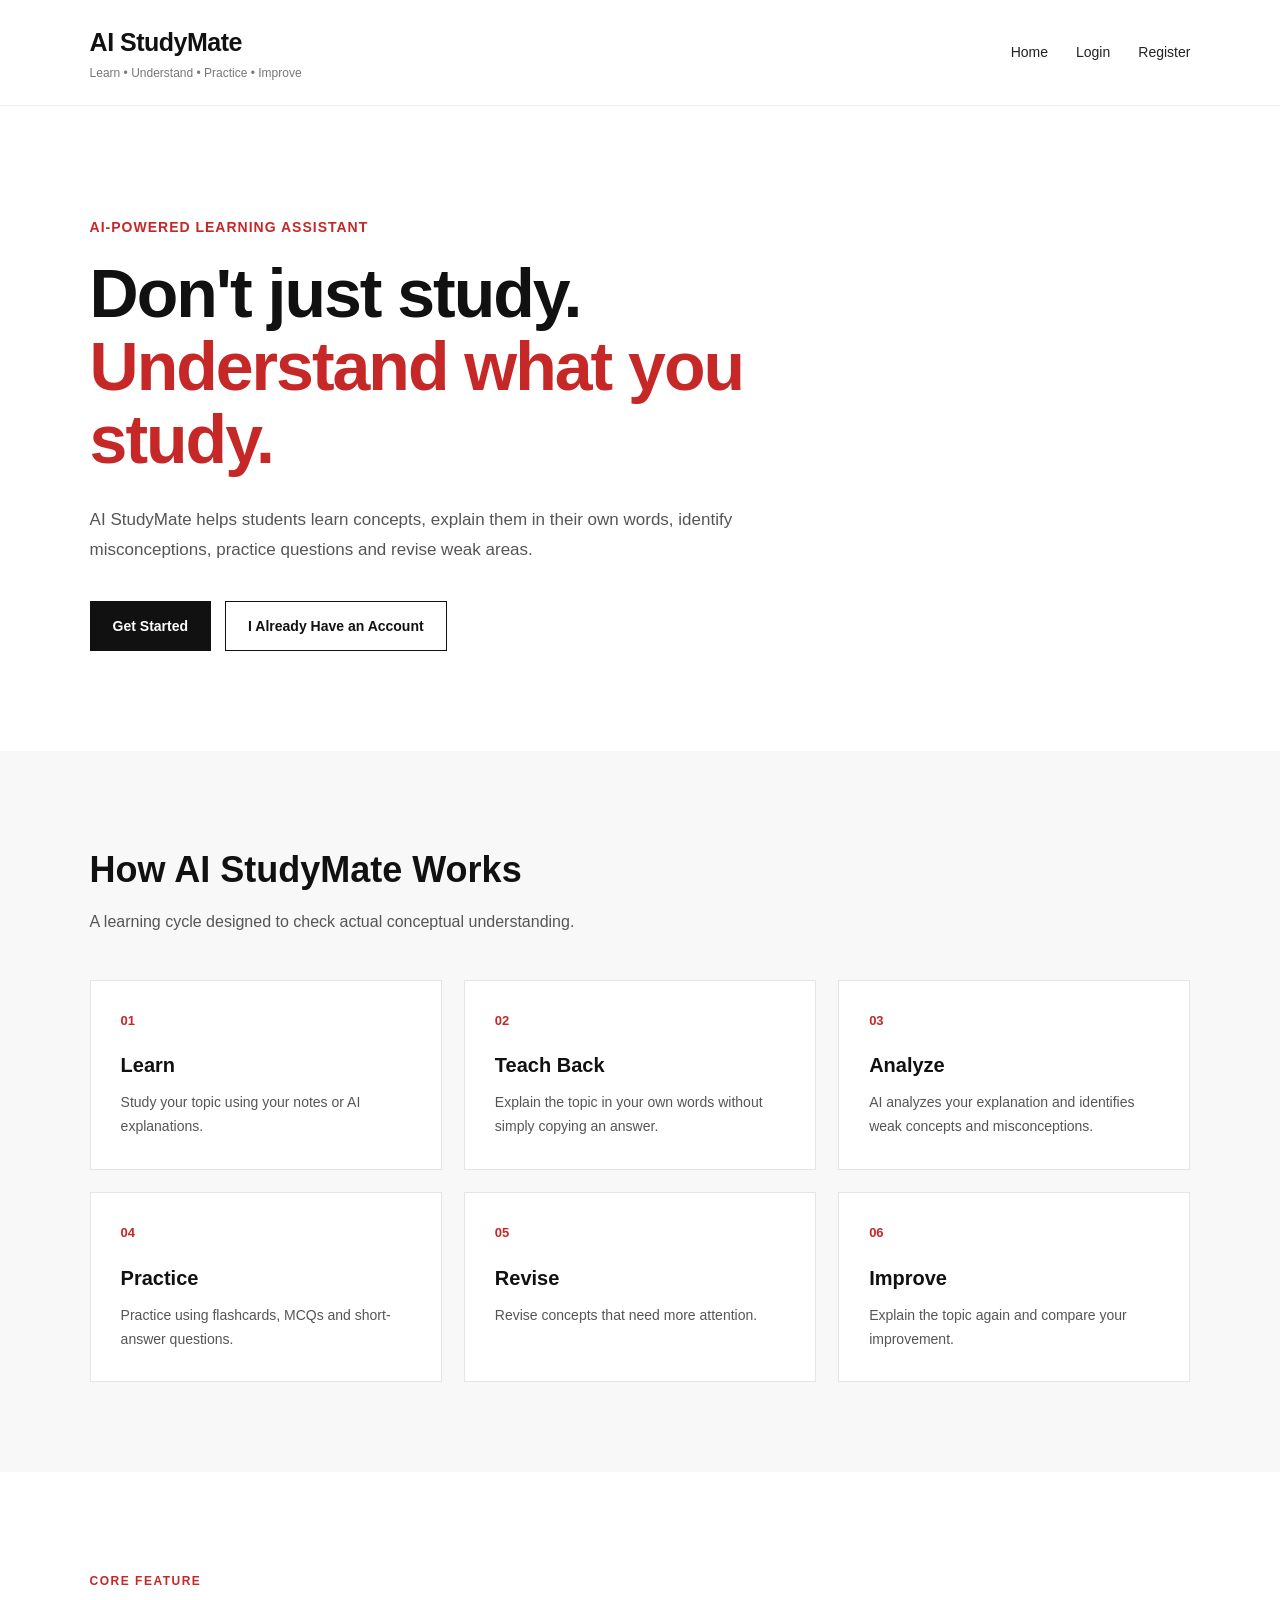
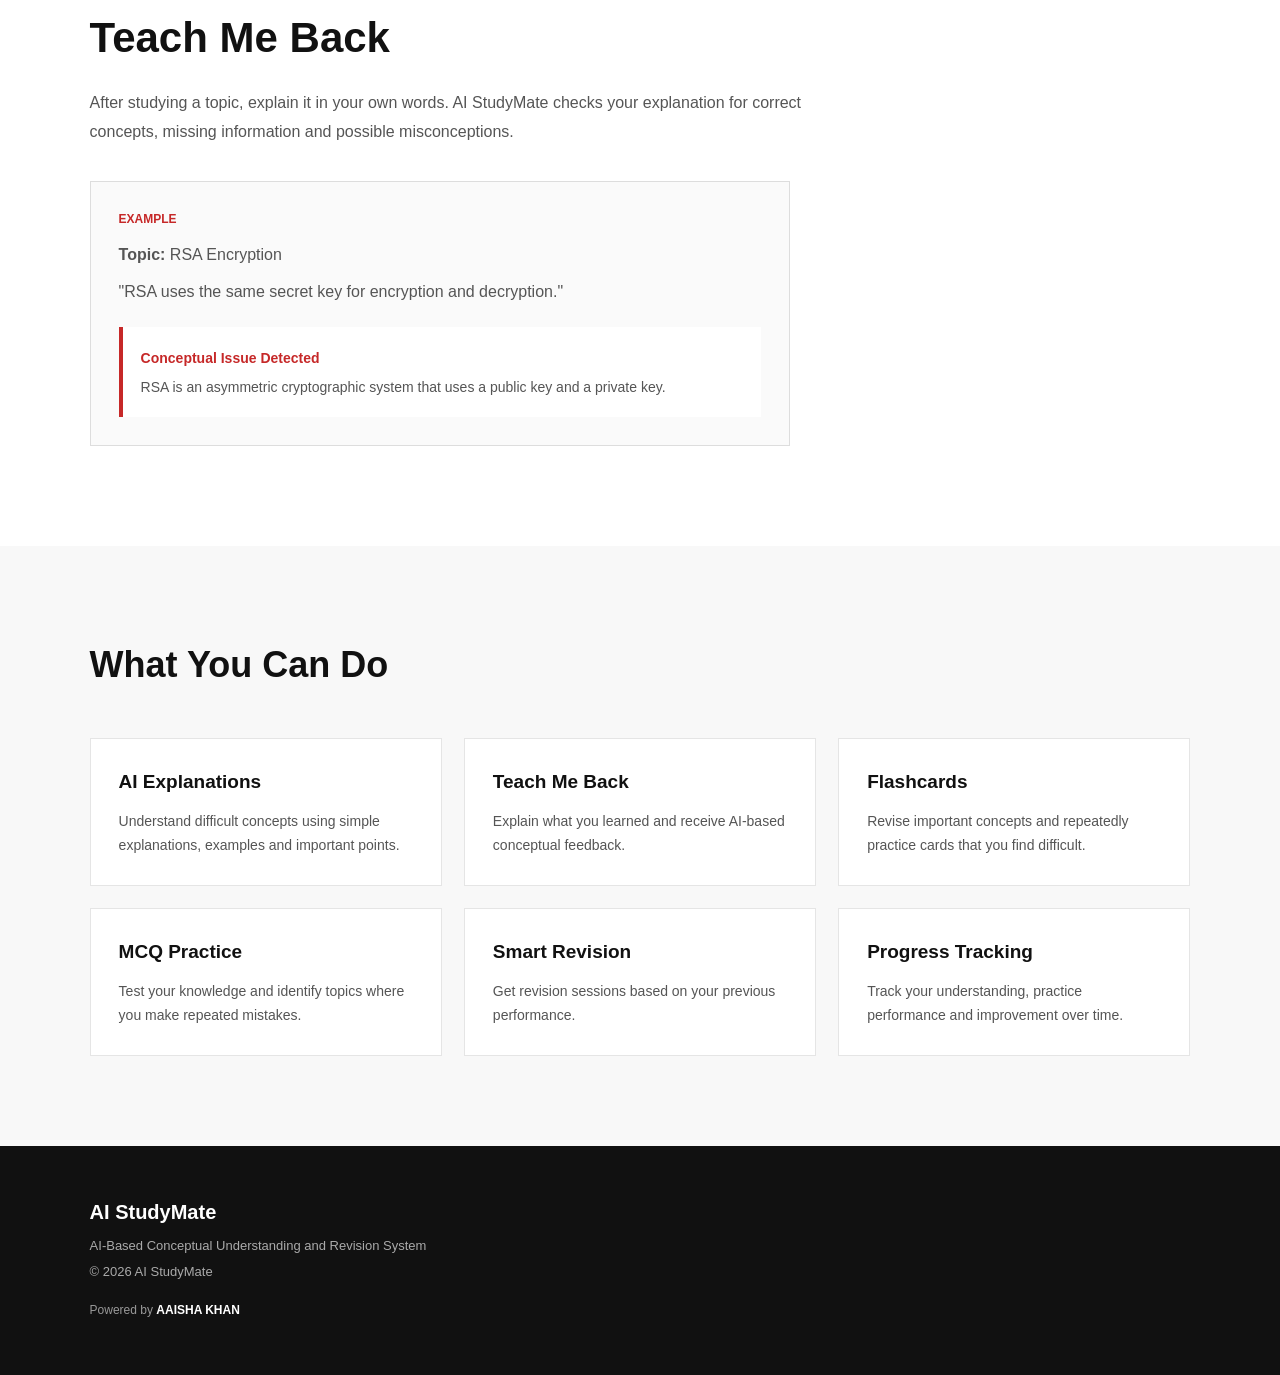
<file: frontend/index.html>
<!DOCTYPE html>
<html lang="en">

<head>

    <!-- Basic page information -->
    <meta charset="UTF-8">

    <!-- Makes the website responsive on mobile devices -->
    <meta name="viewport" content="width=device-width, initial-scale=1.0">

    <!-- Website title -->
    <title>AI StudyMate</title>
  
    <! -- Main stylesheet-->
    <link rel="stylesheet" href ="css/style.css">

</head>

<body>

    <!-- =========================================
         MAIN APPLICATION CONTAINER
         ========================================= -->

    <div id="app">

        <!-- =====================================
             HEADER
             ===================================== -->

        <header>

            <div class="logo">

                <h1>AI StudyMate</h1>

                <p>
                    Learn • Understand • Practice • Improve
                </p>

            </div>


            <!-- Navigation will be connected later -->
            <nav>

                <a href="index.html">
                    Home
                </a>

                <a href="login.html">
                    Login
                </a>

                <a href="register.html">
                    Register
                </a>

            </nav>

        </header>


        <!-- =====================================
             HERO SECTION
             ===================================== -->

        <main>

            <section class="hero">

                <div class="hero-content">

                    <p class="tagline">
                        AI-Powered Learning Assistant
                    </p>

                    <h2>
                        Don't just study.
                        <br>
                        <span>Understand what you study.</span>
                    </h2>

                    <p class="description">

                        AI StudyMate helps students learn concepts,
                        explain them in their own words, identify
                        misconceptions, practice questions and
                        revise weak areas.

                    </p>


                    <div class="hero-buttons">

                        <a
                            href="register.html"
                            class="primary-button"
                        >
                            Get Started
                        </a>


                        <a
                            href="login.html"
                            class="secondary-button"
                        >
                            I Already Have an Account
                        </a>

                    </div>

                </div>

            </section>


            <!-- =================================
                 HOW STUDYMATE WORKS
                 ================================= -->

            <section class="learning-cycle">

                <h2>
                    How AI StudyMate Works
                </h2>

                <p>
                    A learning cycle designed to check
                    actual conceptual understanding.
                </p>


                <div class="cycle-container">


                    <div class="cycle-card">

                        <div class="cycle-number">
                            01
                        </div>

                        <h3>
                            Learn
                        </h3>

                        <p>
                            Study your topic using your
                            notes or AI explanations.
                        </p>

                    </div>


                    <div class="cycle-card">

                        <div class="cycle-number">
                            02
                        </div>

                        <h3>
                            Teach Back
                        </h3>

                        <p>
                            Explain the topic in your
                            own words without simply
                            copying an answer.
                        </p>

                    </div>


                    <div class="cycle-card">

                        <div class="cycle-number">
                            03
                        </div>

                        <h3>
                            Analyze
                        </h3>

                        <p>
                            AI analyzes your explanation
                            and identifies weak concepts
                            and misconceptions.
                        </p>

                    </div>


                    <div class="cycle-card">

                        <div class="cycle-number">
                            04
                        </div>

                        <h3>
                            Practice
                        </h3>

                        <p>
                            Practice using flashcards,
                            MCQs and short-answer questions.
                        </p>

                    </div>


                    <div class="cycle-card">

                        <div class="cycle-number">
                            05
                        </div>

                        <h3>
                            Revise
                        </h3>

                        <p>
                            Revise concepts that need
                            more attention.
                        </p>

                    </div>


                    <div class="cycle-card">

                        <div class="cycle-number">
                            06
                        </div>

                        <h3>
                            Improve
                        </h3>

                        <p>
                            Explain the topic again and
                            compare your improvement.
                        </p>

                    </div>

                </div>

            </section>


            <!-- =================================
                 MAIN FEATURE
                 ================================= -->

            <section class="teach-back-introduction">

                <div class="feature-content">

                    <p class="section-label">
                        CORE FEATURE
                    </p>

                    <h2>
                        Teach Me Back
                    </h2>

                    <p>

                        After studying a topic, explain it
                        in your own words. AI StudyMate checks
                        your explanation for correct concepts,
                        missing information and possible
                        misconceptions.

                    </p>


                    <div class="example-box">

                        <p class="example-label">
                            Example
                        </p>

                        <p>
                            <strong>Topic:</strong>
                            RSA Encryption
                        </p>

                        <p>
                            "RSA uses the same secret key
                            for encryption and decryption."
                        </p>


                        <div class="mistake">

                            <strong>
                                Conceptual Issue Detected
                            </strong>

                            <p>
                                RSA is an asymmetric
                                cryptographic system that
                                uses a public key and a
                                private key.
                            </p>

                        </div>

                    </div>

                </div>

            </section>


            <!-- =================================
                 FEATURES
                 ================================= -->

            <section class="features">

                <h2>
                    What You Can Do
                </h2>


                <div class="feature-grid">


                    <article class="feature-card">

                        <h3>
                            AI Explanations
                        </h3>

                        <p>
                            Understand difficult concepts
                            using simple explanations,
                            examples and important points.
                        </p>

                    </article>


                    <article class="feature-card">

                        <h3>
                            Teach Me Back
                        </h3>

                        <p>
                            Explain what you learned and
                            receive AI-based conceptual
                            feedback.
                        </p>

                    </article>


                    <article class="feature-card">

                        <h3>
                            Flashcards
                        </h3>

                        <p>
                            Revise important concepts and
                            repeatedly practice cards
                            that you find difficult.
                        </p>

                    </article>


                    <article class="feature-card">

                        <h3>
                            MCQ Practice
                        </h3>

                        <p>
                            Test your knowledge and identify
                            topics where you make repeated
                            mistakes.
                        </p>

                    </article>


                    <article class="feature-card">

                        <h3>
                            Smart Revision
                        </h3>

                        <p>
                            Get revision sessions based on
                            your previous performance.
                        </p>

                    </article>


                    <article class="feature-card">

                        <h3>
                            Progress Tracking
                        </h3>

                        <p>
                            Track your understanding,
                            practice performance and
                            improvement over time.
                        </p>

                    </article>

                </div>

            </section>

        </main>


        <!-- =====================================
             FOOTER
             ===================================== -->

        <footer>

            <h3>
                AI StudyMate
            </h3>

            <p>
                AI-Based Conceptual Understanding
                and Revision System
            </p>

            <p>
                © 2026 AI StudyMate
            </p>
            <p class="creator-credit">
                Powered by <strong>AAISHA KHAN</strong>
            </p>

        </footer>

    </div>

</body>

</html>
</file>
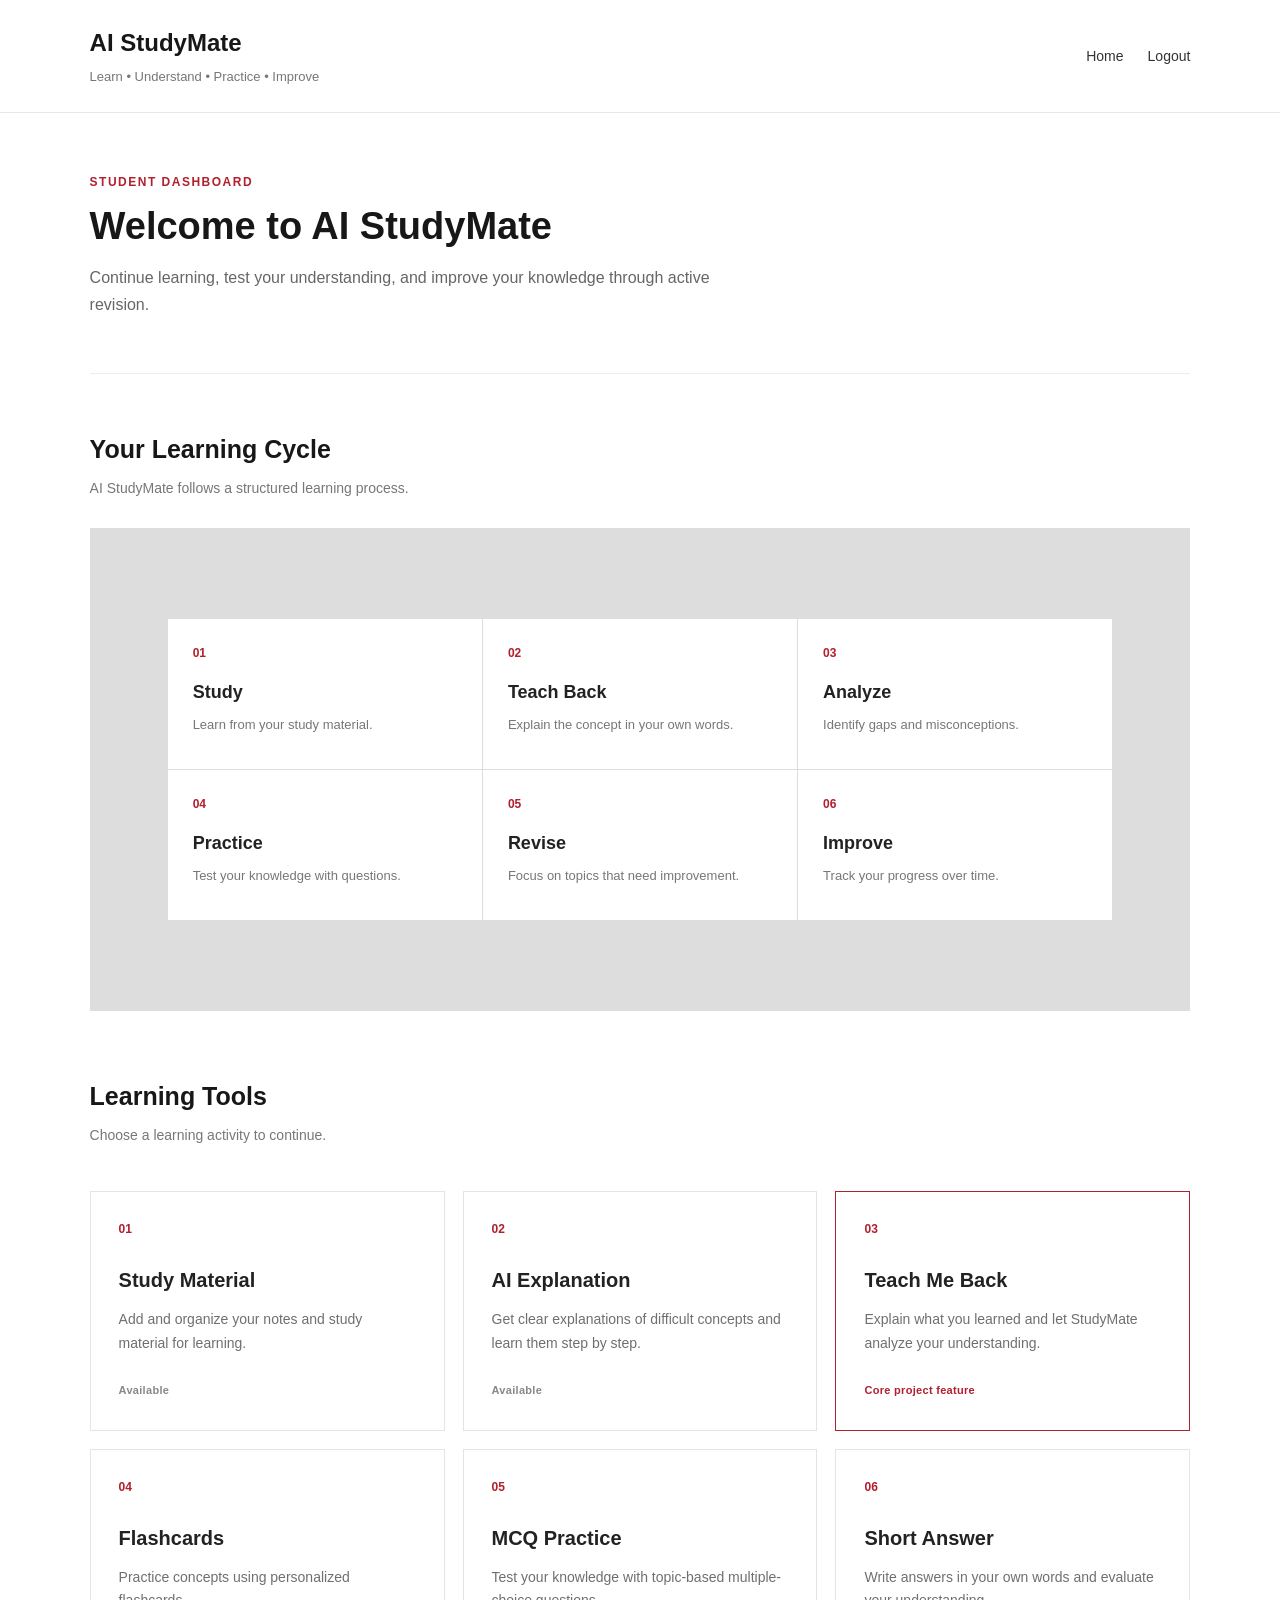
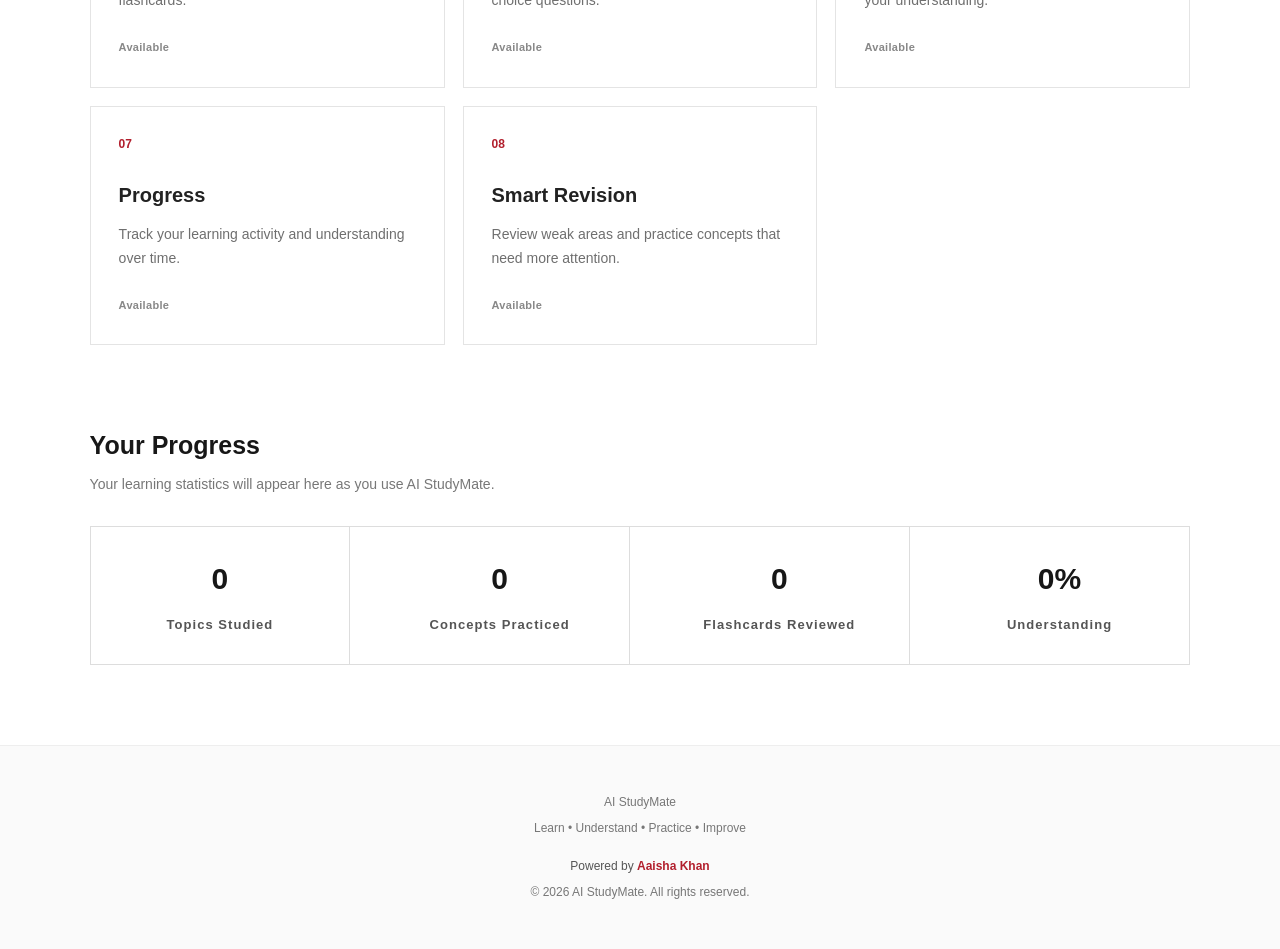
<file: frontend/dashboard.html>
<!DOCTYPE html>
<html lang="en">

<head>

    <meta charset="UTF-8">

    <meta
        name="viewport"
        content="width=device-width, initial-scale=1.0"
    >

    <title>Dashboard | AI StudyMate</title>

    <!-- Main stylesheet -->
    <link
        rel="stylesheet"
        href="css/style.css"
    >

    <!-- Authentication / dashboard stylesheet -->
    <link
        rel="stylesheet"
        href="css/auth.css"
    >
    <link rel="stylesheet" href="css/dashboard.css">

</head>


<body>

    <!-- =========================================
         DASHBOARD HEADER
         ========================================= -->

    <header class="dashboard-header">

        <div class="dashboard-brand">

            <h1>AI StudyMate</h1>

            <p>
                Learn • Understand • Practice • Improve
            </p>

        </div>


        <nav class="dashboard-nav">

            <a href="index.html">
                Home
            </a>

            <a href="login.html">
                Logout
            </a>

        </nav>

    </header>


    <!-- =========================================
         DASHBOARD MAIN CONTENT
         ========================================= -->

    <main class="dashboard-page">

        <!-- Welcome section -->

        <section class="dashboard-welcome">

            <p class="dashboard-label">
                STUDENT DASHBOARD
            </p>

            <h2>
                Welcome to AI StudyMate
            </h2>

            <p>
                Continue learning, test your understanding,
                and improve your knowledge through active revision.
            </p>

        </section>


        <!-- =========================================
             LEARNING CYCLE
             ========================================= -->

        <section class="learning-cycle-section">

            <div class="section-heading">

                <h3>
                    Your Learning Cycle
                </h3>

                <p>
                    AI StudyMate follows a structured learning process.
                </p>

            </div>


            <div class="learning-cycle">

                <div class="cycle-step">
                    <span>01</span>
                    <h4>Study</h4>
                    <p>
                        Learn from your study material.
                    </p>
                </div>


                <div class="cycle-step">
                    <span>02</span>
                    <h4>Teach Back</h4>
                    <p>
                        Explain the concept in your own words.
                    </p>
                </div>


                <div class="cycle-step">
                    <span>03</span>
                    <h4>Analyze</h4>
                    <p>
                        Identify gaps and misconceptions.
                    </p>
                </div>


                <div class="cycle-step">
                    <span>04</span>
                    <h4>Practice</h4>
                    <p>
                        Test your knowledge with questions.
                    </p>
                </div>


                <div class="cycle-step">
                    <span>05</span>
                    <h4>Revise</h4>
                    <p>
                        Focus on topics that need improvement.
                    </p>
                </div>


                <div class="cycle-step">
                    <span>06</span>
                    <h4>Improve</h4>
                    <p>
                        Track your progress over time.
                    </p>
                </div>

            </div>

        </section>


        <!-- =========================================
             MAIN FEATURES
             ========================================= -->

        <section class="dashboard-features">

    <div class="section-heading">

        <h3>
            Learning Tools
        </h3>

        <p>
            Choose a learning activity to continue.
        </p>

    </div>


    <div class="feature-grid">


        <!-- Study Material -->

        <a href="study-material.html"
           class="dashboard-feature">

            <span class="feature-number">
                01
            </span>

            <h4>
                Study Material
            </h4>

            <p>
                Add and organize your notes and
                study material for learning.
            </p>

            <span class="feature-status">
                Available
            </span>

        </a>


        <!-- AI Explanation / Learn -->

        <a href="learn.html"
           class="dashboard-feature">

            <span class="feature-number">
                02
            </span>

            <h4>
                AI Explanation
            </h4>

            <p>
                Get clear explanations of difficult
                concepts and learn them step by step.
            </p>

            <span class="feature-status">
                Available
            </span>

        </a>


        <!-- Teach Me Back -->

        <a href="teach-back.html"
           class="dashboard-feature highlight-feature">

            <span class="feature-number">
                03
            </span>

            <h4>
                Teach Me Back
            </h4>

            <p>
                Explain what you learned and let
                StudyMate analyze your understanding.
            </p>

            <span class="feature-status">
                Core project feature
            </span>

        </a>


        <!-- Flashcards -->

        <a href="flashcards.html"
           class="dashboard-feature">

            <span class="feature-number">
                04
            </span>

            <h4>
                Flashcards
            </h4>

            <p>
                Practice concepts using personalized
                flashcards.
            </p>

            <span class="feature-status">
                Available
            </span>

        </a>


        <!-- MCQ Practice -->

        <a href="mcq.html"
           class="dashboard-feature">

            <span class="feature-number">
                05
            </span>

            <h4>
                MCQ Practice
            </h4>

            <p>
                Test your knowledge with topic-based
                multiple-choice questions.
            </p>

            <span class="feature-status">
                Available
            </span>

        </a>


        <!-- Short Answer -->

        <a href="short-answer.html"
           class="dashboard-feature">

            <span class="feature-number">
                06
            </span>

            <h4>
                Short Answer
            </h4>

            <p>
                Write answers in your own words
                and evaluate your understanding.
            </p>

            <span class="feature-status">
                Available
            </span>

        </a>


        <!-- Progress -->

        <a href="progress.html"
           class="dashboard-feature">

            <span class="feature-number">
                07
            </span>

            <h4>
                Progress
            </h4>

            <p>
                Track your learning activity and
                understanding over time.
            </p>

            <span class="feature-status">
                Available
            </span>

        </a>


        <!-- Smart Revision -->

        <a href="smart-revision.html"
           class="dashboard-feature">

            <span class="feature-number">
                08
            </span>

            <h4>
                Smart Revision
            </h4>

            <p>
                Review weak areas and practice concepts
                that need more attention.
            </p>

            <span class="feature-status">
                Available
            </span>

        </a>


    </div>

</section>

        <!-- =========================================
             PROGRESS OVERVIEW
             ========================================= -->

        <section class="progress-overview">

            <div class="section-heading">

                <h3>
                    Your Progress
                </h3>

                <p>
                    Your learning statistics will appear here
                    as you use AI StudyMate.
                </p>

            </div>


            <div class="progress-grid">

                <div class="progress-item">

                    <span class="progress-value" 
                    id="topicsStudied">
                        0
                    </span>

                    <span class="progress-label">
                        Topics Studied
                    </span>

                </div>


                <div class="progress-item">

                    <span class="progress-value"
                    id="conceptsPracticed">
                        0
                    </span>

                    <span class="progress-label">
                        Concepts Practiced
                    </span>

                </div>


                <div class="progress-item">

                    <span class="progress-value"
                    id="flashcardsReviewed">
                        0
                    </span>

                    <span class="progress-label">
                        Flashcards Reviewed
                    </span>

                </div>


                <div class="progress-item">

                    <span class="progress-value"
                    id="understandingPercentage">
                        0%
                    </span>

                    <span class="progress-label">
                        Understanding
                    </span>

                </div>

            </div>

        </section>

    </main>


    <!-- =========================================
         FOOTER
         ========================================= -->

    <footer class="site-footer">

        <p>
            AI StudyMate
        </p>

        <p>
            Learn • Understand • Practice • Improve
        </p>

        <p class="creator-credit">
            Powered by <strong>Aaisha Khan</strong>
        </p>

        <p>
            © 2026 AI StudyMate. All rights reserved.
        </p>

    </footer>

<script src="js/dashboard.js"></script>
</body>

</html>
</file>
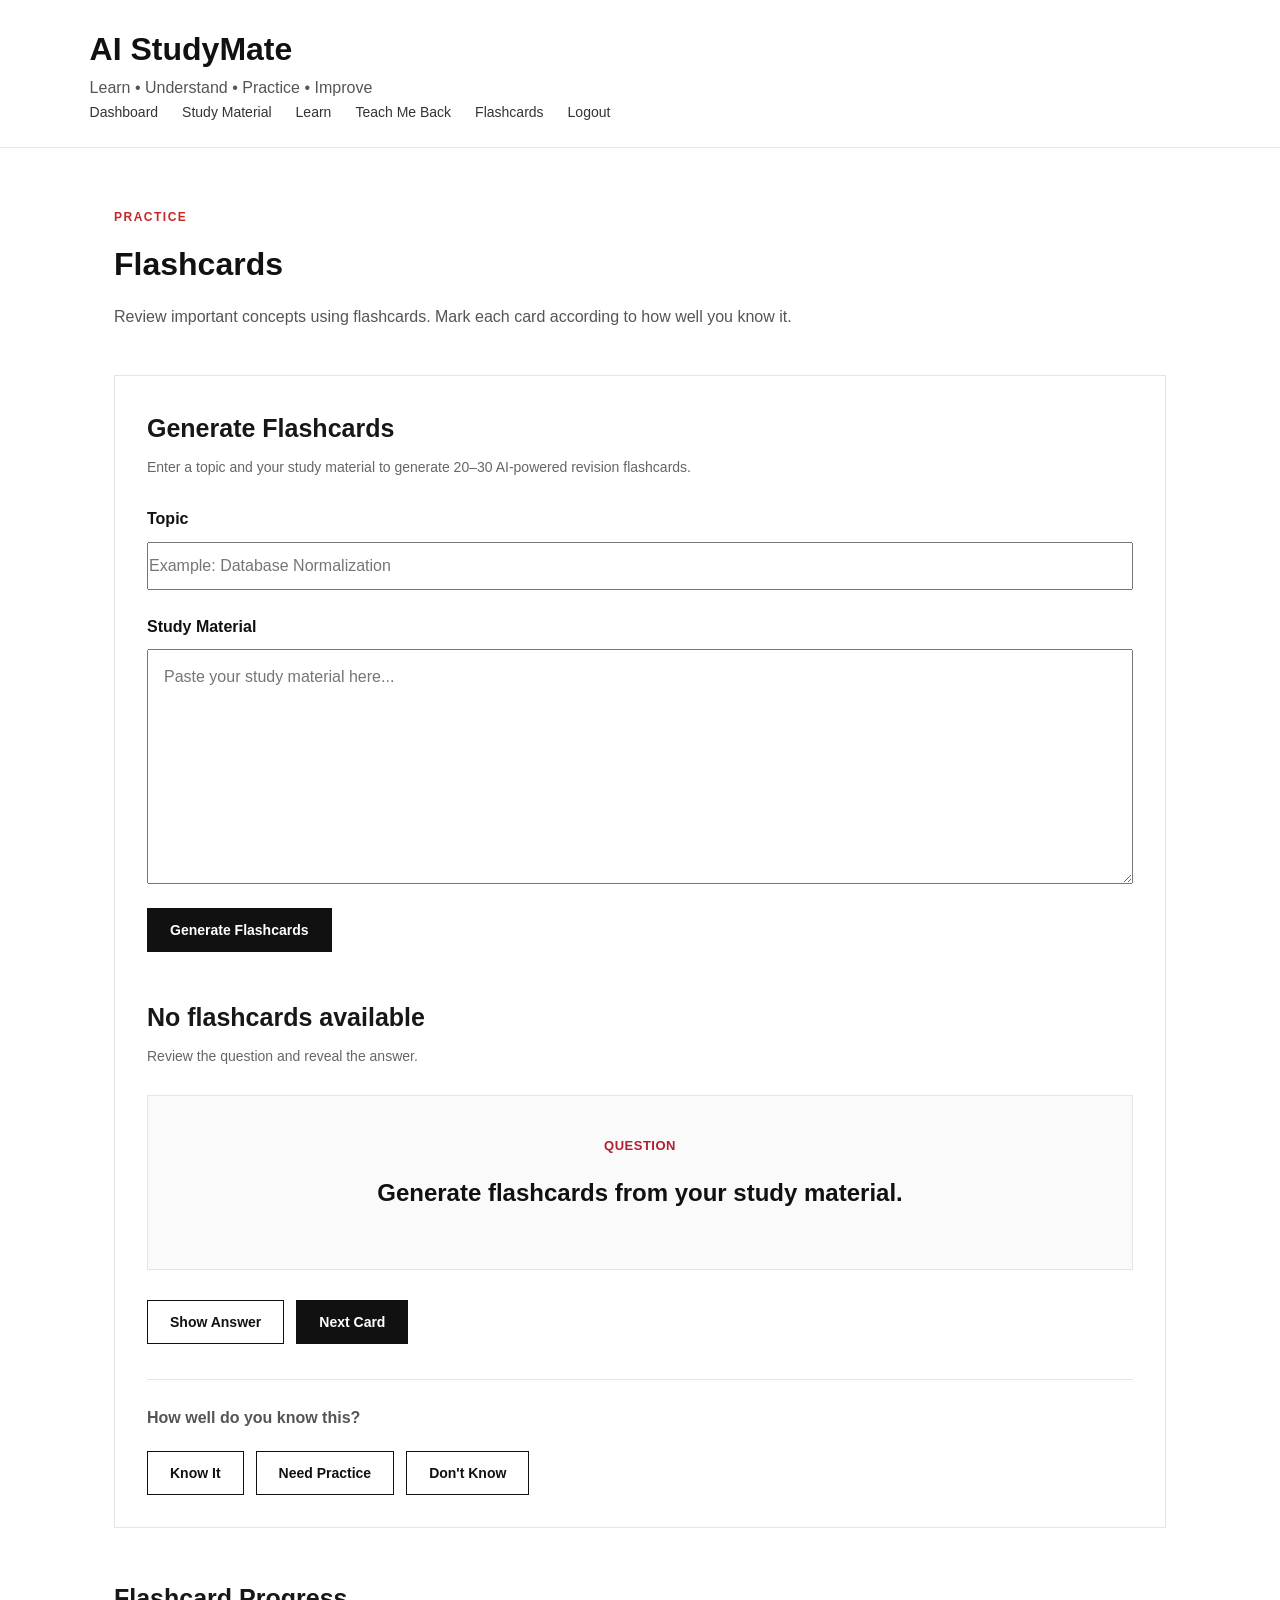
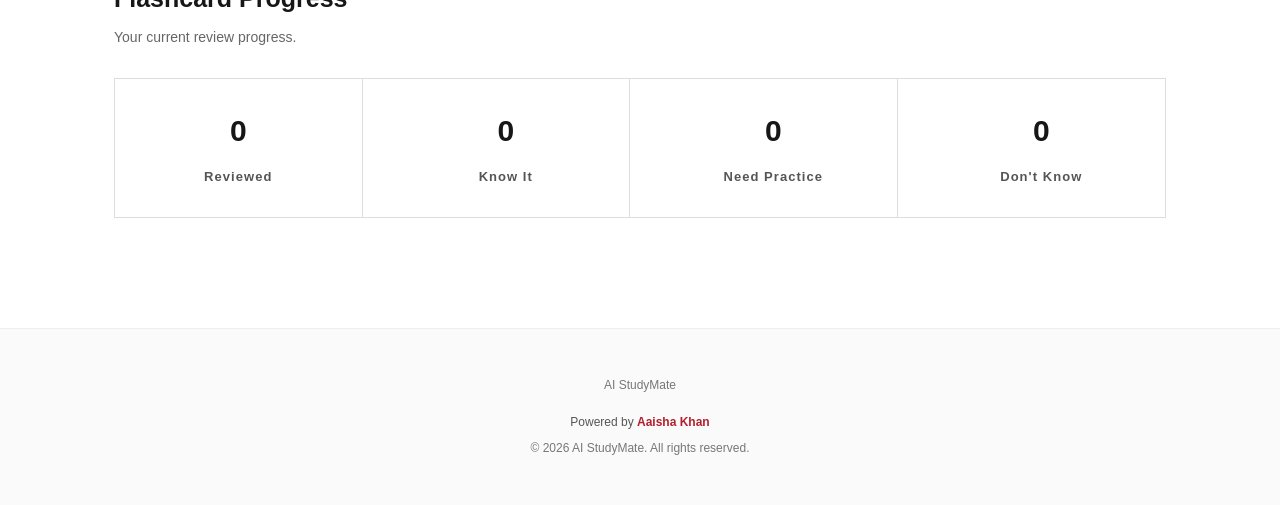
<file: frontend/flashcards.html>
<!DOCTYPE html>
<html lang="en">

<head>

    <meta charset="UTF-8">

    <meta
        name="viewport"
        content="width=device-width, initial-scale=1.0"
    >

    <title>Flashcards | AI StudyMate</title>

    <link
        rel="stylesheet"
        href="css/style.css"
    >

    <link
        rel="stylesheet"
        href="css/dashboard.css"
    >

</head>


<body>

    <!-- =========================================
         HEADER
         ========================================= -->

    <header class="dashboard-header">

        <div class="header-container">

            <div class="brand">

                <h1>
                    AI StudyMate
                </h1>

                <p>
                    Learn • Understand • Practice • Improve
                </p>

            </div>

            <nav class="dashboard-nav">

                <a href="dashboard.html">
                    Dashboard
                </a>

                <a href="study-material.html">
                    Study Material
                </a>

                <a href="learn.html">
                    Learn
                </a>

                <a href="teach-back.html">
                    Teach Me Back
                </a>

                <a href="flashcards.html" class="active">
                    Flashcards
                </a>

                <a href="login.html">
                    Logout
                </a>

            </nav>

        </div>

    </header>


    <!-- =========================================
         MAIN CONTENT
         ========================================= -->

    <main class="study-material-page">

        <section class="page-introduction">

            <p class="section-label">
                PRACTICE
            </p>

            <h2>
                Flashcards
            </h2>

            <p>
                Review important concepts using flashcards.
                Mark each card according to how well you know it.
            </p>

        </section>


        <!-- =====================================
             FLASHCARD
             ===================================== -->

        <section class="material-form-section">

    <div class="section-heading">
        <h3>Generate Flashcards</h3>
        <p>
            Enter a topic and your study material to generate
            20–30 AI-powered revision flashcards.
        </p>
    </div>

    <div class="form-group">
        <label for="flashcardTopicInput">
            Topic
        </label>

        <input
            type="text"
            id="flashcardTopicInput"
            placeholder="Example: Database Normalization"
            required
        >
    </div>

    <div class="form-group">
        <label for="flashcardMaterialInput">
            Study Material
        </label>

        <textarea
            id="flashcardMaterialInput"
            placeholder="Paste your study material here..."
            rows="8"
            required
        ></textarea>
    </div>

    <button
        type="button"
        class="primary-button"
        id="generateFlashcardsButton"
    >
        Generate Flashcards
    </button>

    <div
        id="flashcardGenerationMessage"
        class="empty-message"
        style="display: none;"
    ></div>

    <div class="section-heading" style="margin-top: 45px;">
        <h3 id="flashcardTopic">
            No flashcard selected
        </h3>

        <p>
            Review the question and reveal the answer.
        </p>
    </div>

            <div class="flashcard-box">

                <p
                    class="material-subject"
                    id="flashcardLabel"
                >
                    QUESTION
                </p>

                <h4 id="flashcardQuestion">
                    Flashcards will appear here.
                </h4>

                <div
                    id="flashcardAnswer"
                    class="material-content flashcard-answer"
                    style="display: none;"
                ></div>

            </div>


            <!-- =================================
                 FLASHCARD CONTROLS
                 ================================= -->

            <div class="flashcard-actions">

                <button
                    type="button"
                    class="secondary-button"
                    id="showAnswerButton"
                >
                    Show Answer
                </button>

                <button
                    type="button"
                    class="primary-button"
                    id="nextCardButton"
                >
                    Next Card
                </button>

            </div>


            <!-- =================================
                 KNOWLEDGE STATUS
                 ================================= -->

            <div class="flashcard-status">

                <p>
                    How well do you know this?
                </p>

                <div class="flashcard-status-buttons">

                    <button
                        type="button"
                        class="secondary-button"
                        data-status="known"
                    >
                        Know It
                    </button>

                    <button
                        type="button"
                        class="secondary-button"
                        data-status="practice"
                    >
                        Need Practice
                    </button>

                    <button
                        type="button"
                        class="secondary-button"
                        data-status="unknown"
                    >
                        Don't Know
                    </button>

                </div>

            </div>

        </section>


        <!-- =====================================
             PROGRESS
             ===================================== -->

        <section class="saved-material-section">

            <div class="section-heading">

                <h3>
                    Flashcard Progress
                </h3>

                <p>
                    Your current review progress.
                </p>

            </div>

            <div class="progress-grid">

                <div class="progress-item">

                    <span
                        class="progress-value"
                        id="cardsReviewed"
                    >
                        0
                    </span>

                    <span class="progress-label">
                        Reviewed
                    </span>

                </div>


                <div class="progress-item">

                    <span
                        class="progress-value"
                        id="cardsKnown"
                    >
                        0
                    </span>

                    <span class="progress-label">
                        Know It
                    </span>

                </div>


                <div class="progress-item">

                    <span
                        class="progress-value"
                        id="cardsNeedPractice"
                    >
                        0
                    </span>

                    <span class="progress-label">
                        Need Practice
                    </span>

                </div>


                <div class="progress-item">

                    <span
                        class="progress-value"
                        id="cardsUnknown"
                    >
                        0
                    </span>

                    <span class="progress-label">
                        Don't Know
                    </span>

                </div>

            </div>

        </section>

    </main>


    <!-- =========================================
         FOOTER
         ========================================= -->

    <footer class="site-footer">

        <p>
            AI StudyMate
        </p>

        <p class="creator-credit">
            Powered by <strong>Aaisha Khan</strong>
        </p>

        <p>
            © 2026 AI StudyMate. All rights reserved.
        </p>

    </footer>


    <script src="js/flashcards.js"></script>

</body>

</html>
</file>
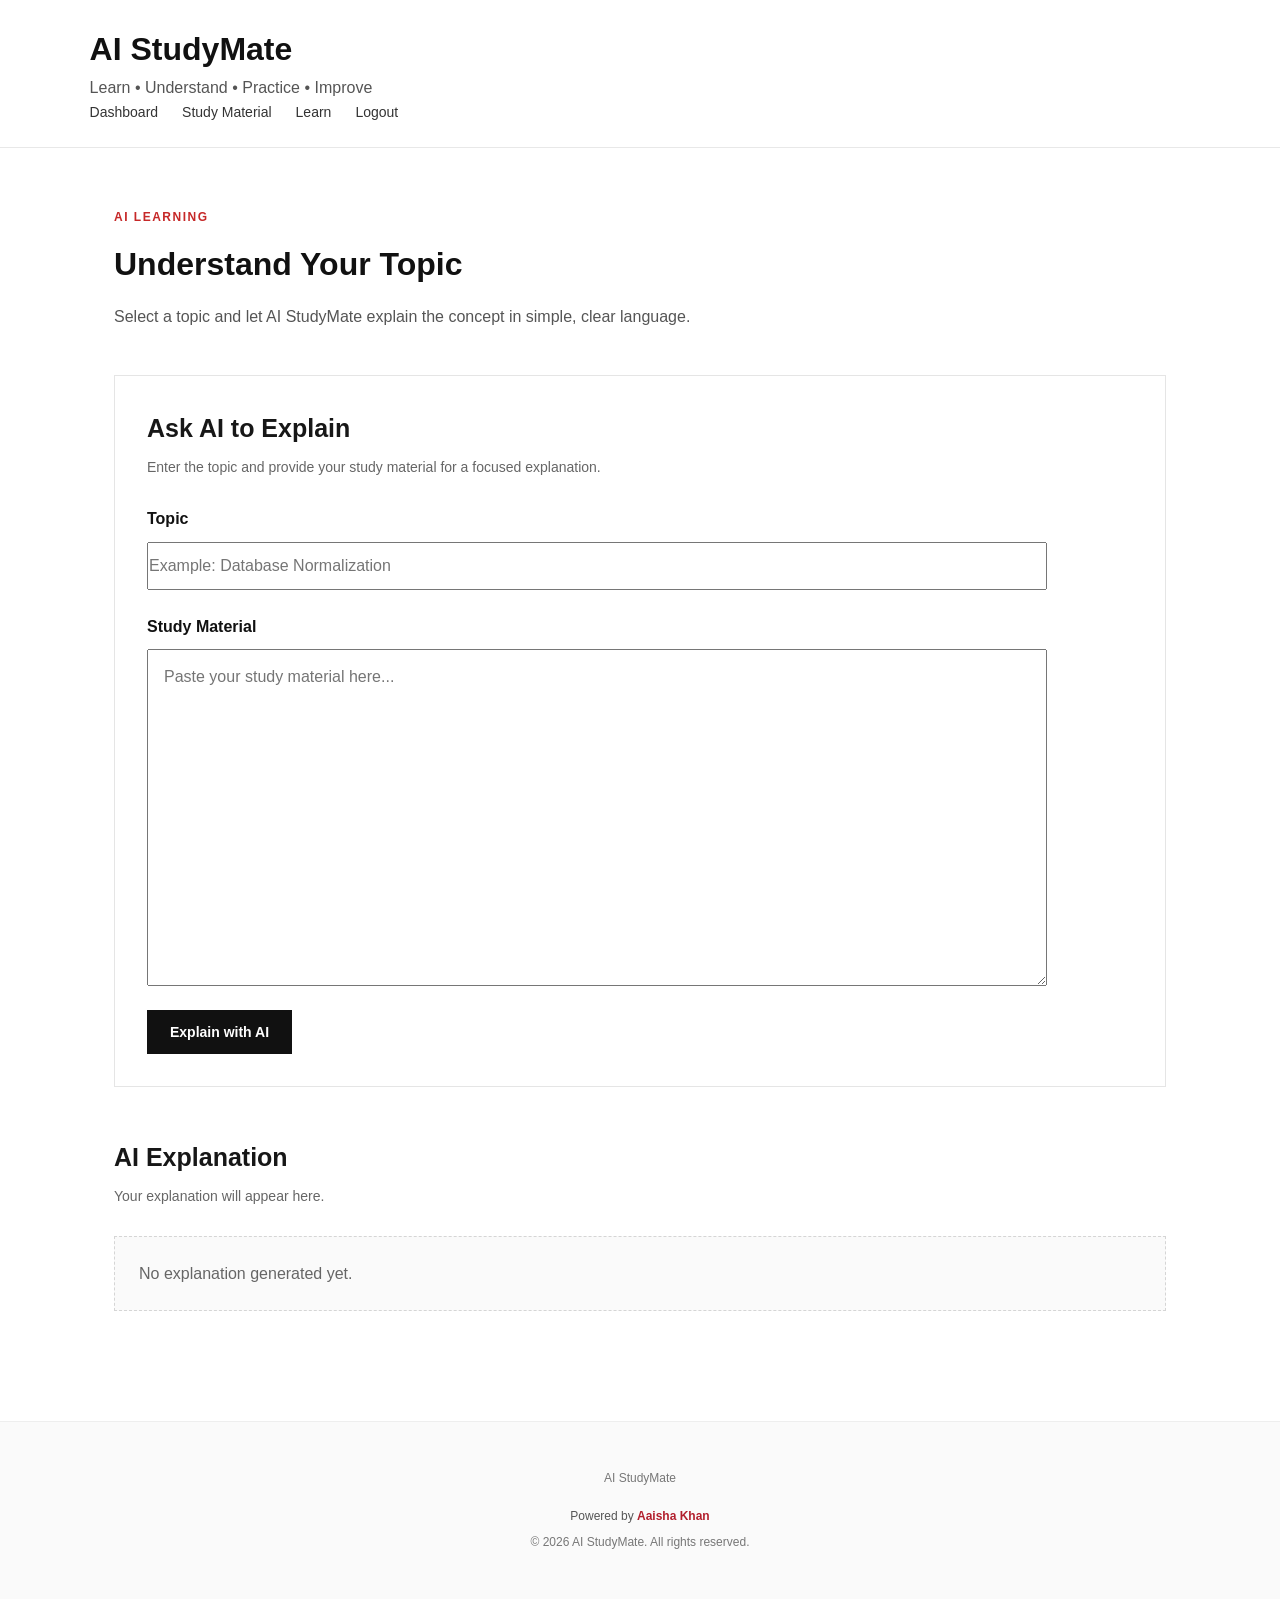
<file: frontend/learn.html>
<!DOCTYPE html>
<html lang="en">

<head>

    <meta charset="UTF-8">

    <meta
        name="viewport"
        content="width=device-width, initial-scale=1.0"
    >

    <title>Learn | AI StudyMate</title>

    <link
        rel="stylesheet"
        href="css/style.css"
    >

    <link
        rel="stylesheet"
        href="css/dashboard.css"
    >

</head>


<body>

    <!-- =========================================
         HEADER
         ========================================= -->

    <header class="dashboard-header">

        <div class="header-container">

            <div class="brand">

                <h1>
                    AI StudyMate
                </h1>

                <p>
                    Learn • Understand • Practice • Improve
                </p>

            </div>

            <nav class="dashboard-nav">

                <a href="dashboard.html">
                    Dashboard
                </a>

                <a href="study-material.html">
                    Study Material
                </a>

                <a href="learn.html" class="active">
                    Learn
                </a>

                <a href="login.html">
                    Logout
                </a>

            </nav>

        </div>

    </header>


    <!-- =========================================
         MAIN CONTENT
         ========================================= -->

    <main class="study-material-page">

        <section class="page-introduction">

            <p class="section-label">
                AI LEARNING
            </p>

            <h2>
                Understand Your Topic
            </h2>

            <p>
                Select a topic and let AI StudyMate explain
                the concept in simple, clear language.
            </p>

        </section>


        <!-- =====================================
             AI EXPLANATION FORM
             ===================================== -->

        <section class="material-form-section">

            <div class="section-heading">

                <h3>
                    Ask AI to Explain
                </h3>

                <p>
                    Enter the topic and provide your study
                    material for a focused explanation.
                </p>

            </div>


            <form id="learnForm">

                <!-- Topic -->
                <div class="form-group">

                    <label for="learnTopic">
                        Topic
                    </label>

                    <input
                        type="text"
                        id="learnTopic"
                        placeholder="Example: Database Normalization"
                        required
                    >

                </div>


                <!-- Study Material -->
                <div class="form-group">

                    <label for="learnMaterial">
                        Study Material
                    </label>

                    <textarea
                        id="learnMaterial"
                        rows="12"
                        placeholder="Paste your study material here..."
                        required
                    ></textarea>

                </div>


                <button
                    type="submit"
                    class="primary-button"
                >
                    Explain with AI
                </button>

            </form>

        </section>


        <!-- =====================================
             AI RESPONSE
             ===================================== -->

        <section class="saved-material-section">

            <div class="section-heading">

                <h3>
                    AI Explanation
                </h3>

                <p>
                    Your explanation will appear here.
                </p>

            </div>

            <div id="aiExplanationContainer">

                <p class="empty-message">
                    No explanation generated yet.
                </p>

            </div>

        </section>

    </main>


    <!-- =========================================
         FOOTER
         ========================================= -->

    <footer class="site-footer">

        <p>
            AI StudyMate
        </p>

        <p class="creator-credit">
            Powered by <strong>Aaisha Khan</strong>
        </p>

        <p>
            © 2026 AI StudyMate. All rights reserved.
        </p>

    </footer>


    <script src="js/learn.js"></script>

</body>

</html>
</file>
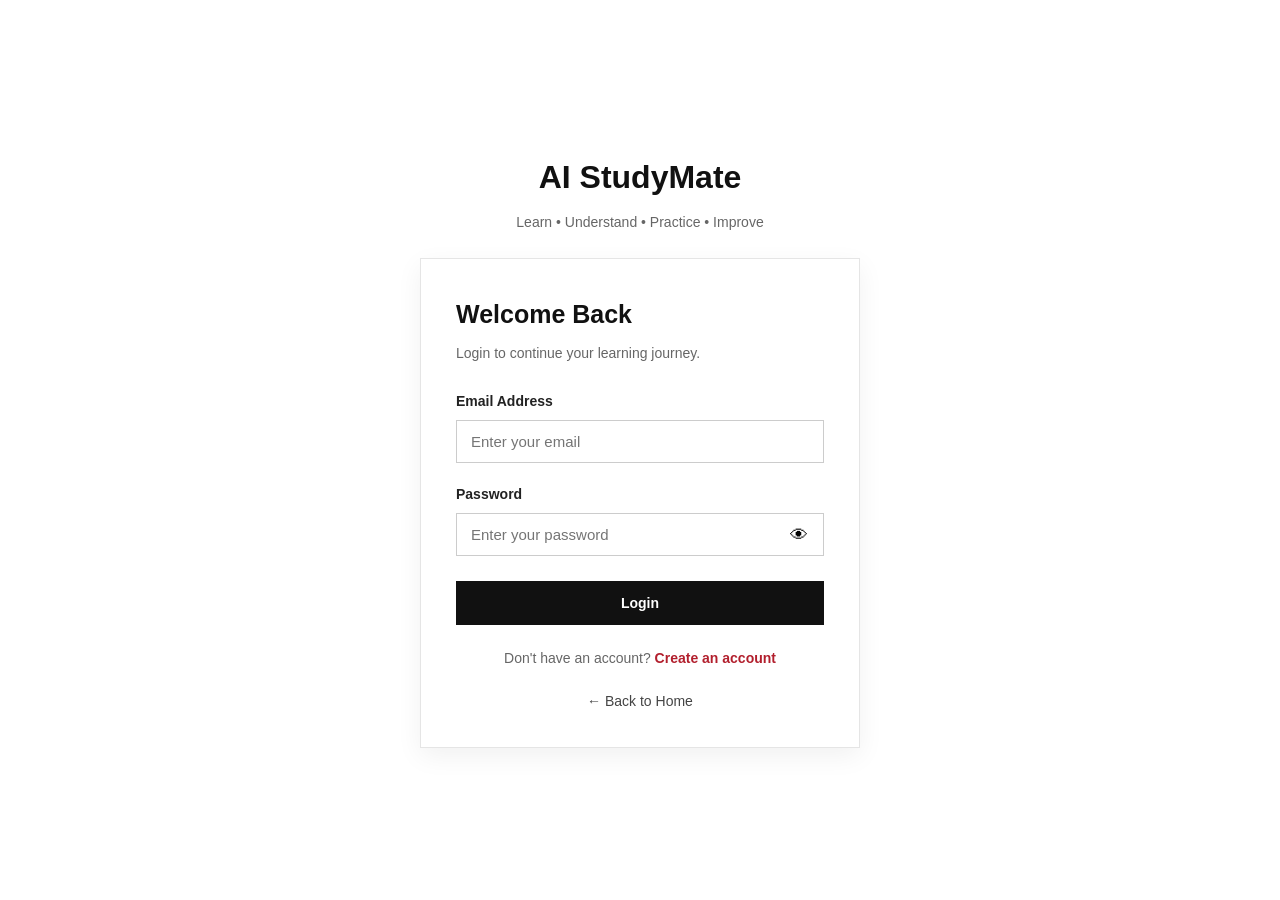
<file: frontend/login.html>
<!DOCTYPE html>
<html lang="en">

<head>

    <meta charset="UTF-8">

    <meta
        name="viewport"
        content="width=device-width, initial-scale=1.0"
    >

    <title>Login | AI StudyMate</title>

    <!-- Main website stylesheet -->
    <link
        rel="stylesheet"
        href="css/style.css"
    >
    <link
        rel="stylesheet"
        href="css/auth.css"
    >

</head>


<body>

    <!-- =========================================
         LOGIN PAGE
         ========================================= -->

    <main class="auth-page">

        <section class="auth-container">

            <!-- Logo / Website Name -->
            <div class="auth-header">

                <h1>
                    AI StudyMate
                </h1>

                <p>
                    Learn • Understand • Practice • Improve
                </p>

            </div>


            <!-- Login Box -->
            <div class="auth-card">

                <h2>
                    Welcome Back
                </h2>

                <p class="auth-description">
                    Login to continue your learning journey.
                </p>


                <!-- Login Form -->
                <form
                    id="loginForm"
                    method="POST"
                >

                    <!-- Email -->
                    <div class="form-group">

                        <label for="email">
                            Email Address
                        </label>

                        <input
                            type="email"
                            id="email"
                            name="email"
                            placeholder="Enter your email"
                            autocomplete="email"
                            required
                        >

                    </div>


                  <!-- Password -->
<div class="form-group">

    <label for="password">
        Password
    </label>

    <div class="password-wrapper">

        <input
            type="password"
            id="password"
            name="password"
            placeholder="Enter your password"
            autocomplete="current-password"
            required
        >

        <button
            type="button"
            class="password-toggle"
            id="togglePassword"
            aria-label="Show password"
        >
            👁
        </button>

    </div>

</div>

                    <!-- Login Button -->
                    <button
                        type="submit"
                        class="primary-button auth-button"
                    >
                        Login
                    </button>

                </form>


                <!-- Register Link -->
                <p class="auth-switch">

                    Don't have an account?

                    <a href="register.html">
                        Create an account
                    </a>

                </p>


                <!-- Back to Home -->
                <a
                    href="index.html"
                    class="back-home"
                >
                    ← Back to Home
                </a>

            </div>

        </section>

    </main>

<script src="js/login.js"></script>
</body>

</html>
</file>
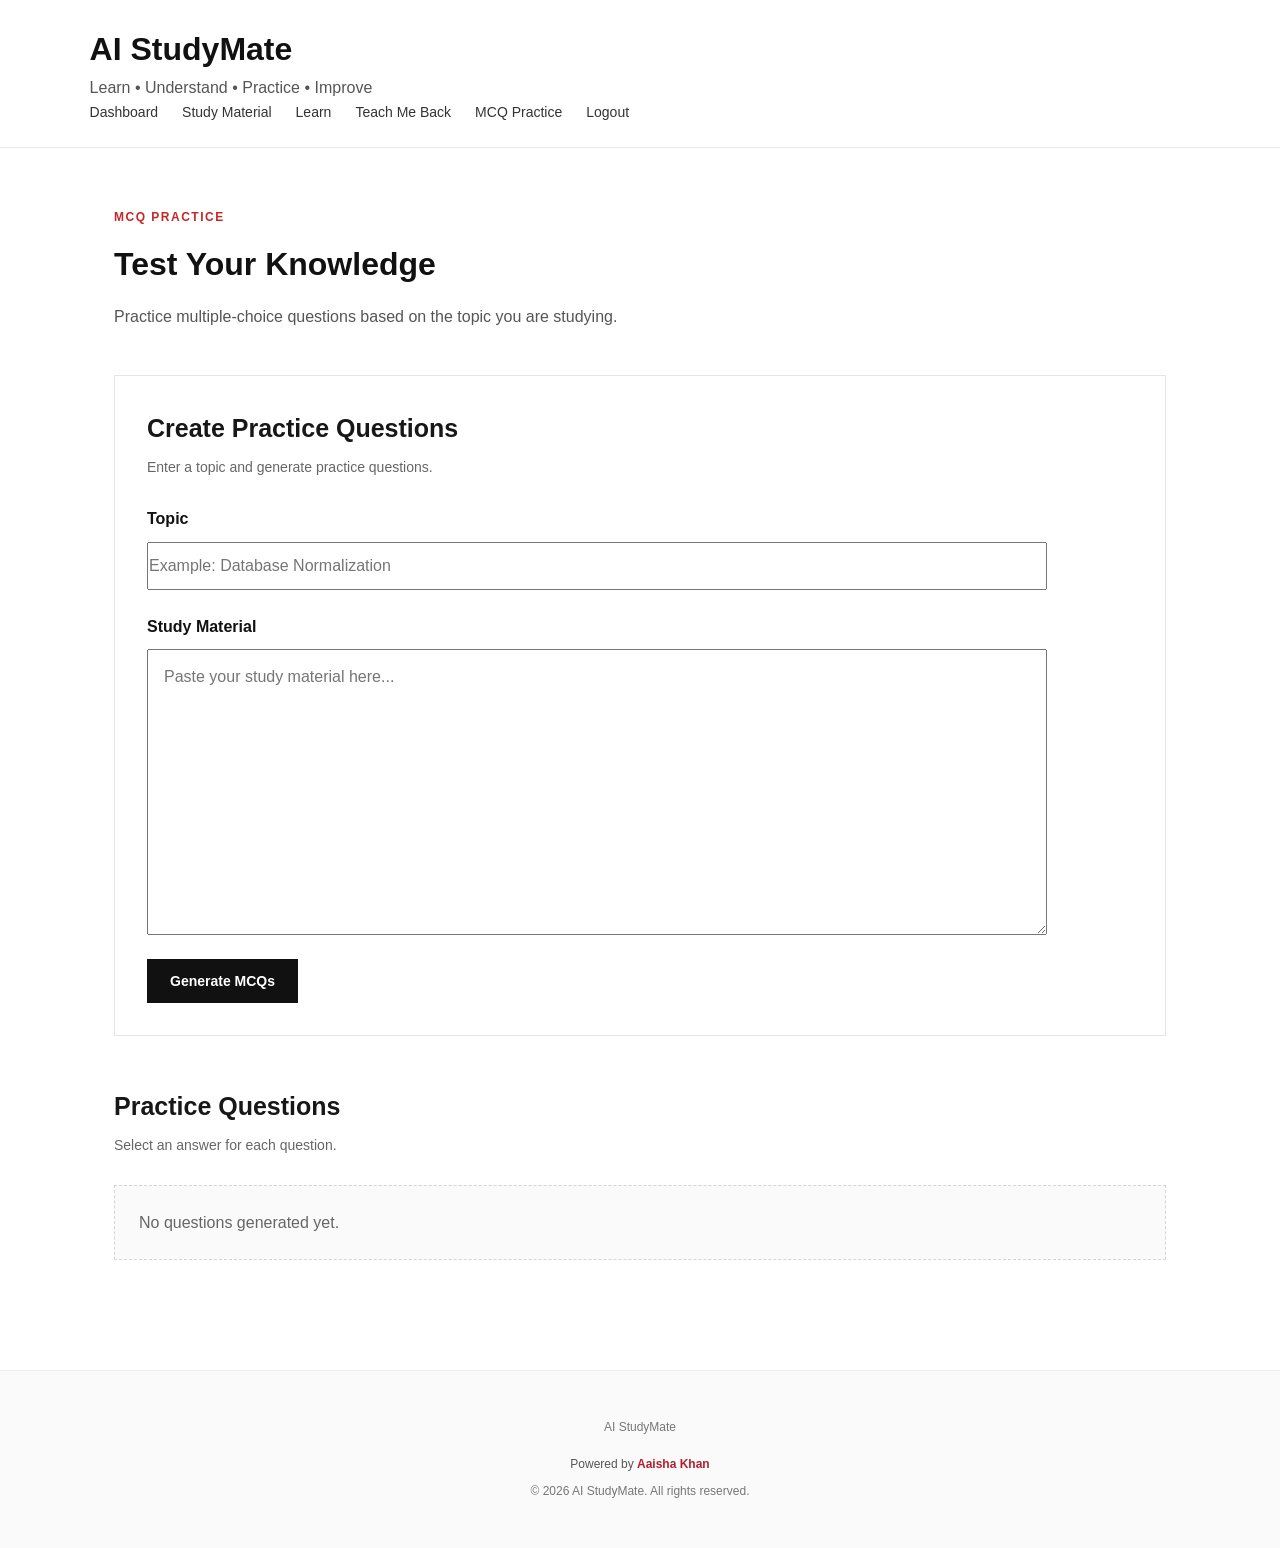
<file: frontend/mcq.html>
<!DOCTYPE html>
<html lang="en">

<head>

    <meta charset="UTF-8">

    <meta
        name="viewport"
        content="width=device-width, initial-scale=1.0"
    >

    <title>MCQ Practice | AI StudyMate</title>

    <link
        rel="stylesheet"
        href="css/style.css"
    >

    <link
        rel="stylesheet"
        href="css/dashboard.css"
    >

</head>


<body>

    <!-- HEADER -->

    <header class="dashboard-header">

        <div class="header-container">

            <div class="brand">

                <h1>
                    AI StudyMate
                </h1>

                <p>
                    Learn • Understand • Practice • Improve
                </p>

            </div>

            <nav class="dashboard-nav">

                <a href="dashboard.html">
                    Dashboard
                </a>

                <a href="study-material.html">
                    Study Material
                </a>

                <a href="learn.html">
                    Learn
                </a>

                <a href="teach-back.html">
                    Teach Me Back
                </a>

                <a href="mcq.html" class="active">
                    MCQ Practice
                </a>

                <a href="login.html">
                    Logout
                </a>

            </nav>

        </div>

    </header>


    <!-- MAIN CONTENT -->

    <main class="study-material-page">

        <section class="page-introduction">

            <p class="section-label">
                MCQ PRACTICE
            </p>

            <h2>
                Test Your Knowledge
            </h2>

            <p>
                Practice multiple-choice questions based
                on the topic you are studying.
            </p>

        </section>


        <!-- GENERATE MCQs -->

        <section class="material-form-section">

            <div class="section-heading">

                <h3>
                    Create Practice Questions
                </h3>

                <p>
                    Enter a topic and generate practice questions.
                </p>

            </div>


            <form id="mcqForm">

                <div class="form-group">

                    <label for="mcqTopic">
                        Topic
                    </label>

                    <input
                        type="text"
                        id="mcqTopic"
                        placeholder="Example: Database Normalization"
                        required
                    >

                </div>


                <div class="form-group">

                    <label for="mcqMaterial">
                        Study Material
                    </label>

                    <textarea
                        id="mcqMaterial"
                        rows="10"
                        placeholder="Paste your study material here..."
                        required
                    ></textarea>

                </div>


                <button
                    type="submit"
                    class="primary-button"
                >
                    Generate MCQs
                </button>

            </form>

        </section>


        <!-- MCQ QUESTIONS -->

        <section class="saved-material-section">

            <div class="section-heading">

                <h3>
                    Practice Questions
                </h3>

                <p>
                    Select an answer for each question.
                </p>

            </div>


            <div id="mcqContainer">

                <p class="empty-message">
                    No questions generated yet.
                </p>

            </div>

        </section>

    </main>


    <!-- FOOTER -->

    <footer class="site-footer">

        <p>
            AI StudyMate
        </p>

        <p class="creator-credit">
            Powered by <strong>Aaisha Khan</strong>
        </p>

        <p>
            © 2026 AI StudyMate. All rights reserved.
        </p>

    </footer>


    <script src="js/mcq.js"></script>

</body>

</html>
</file>
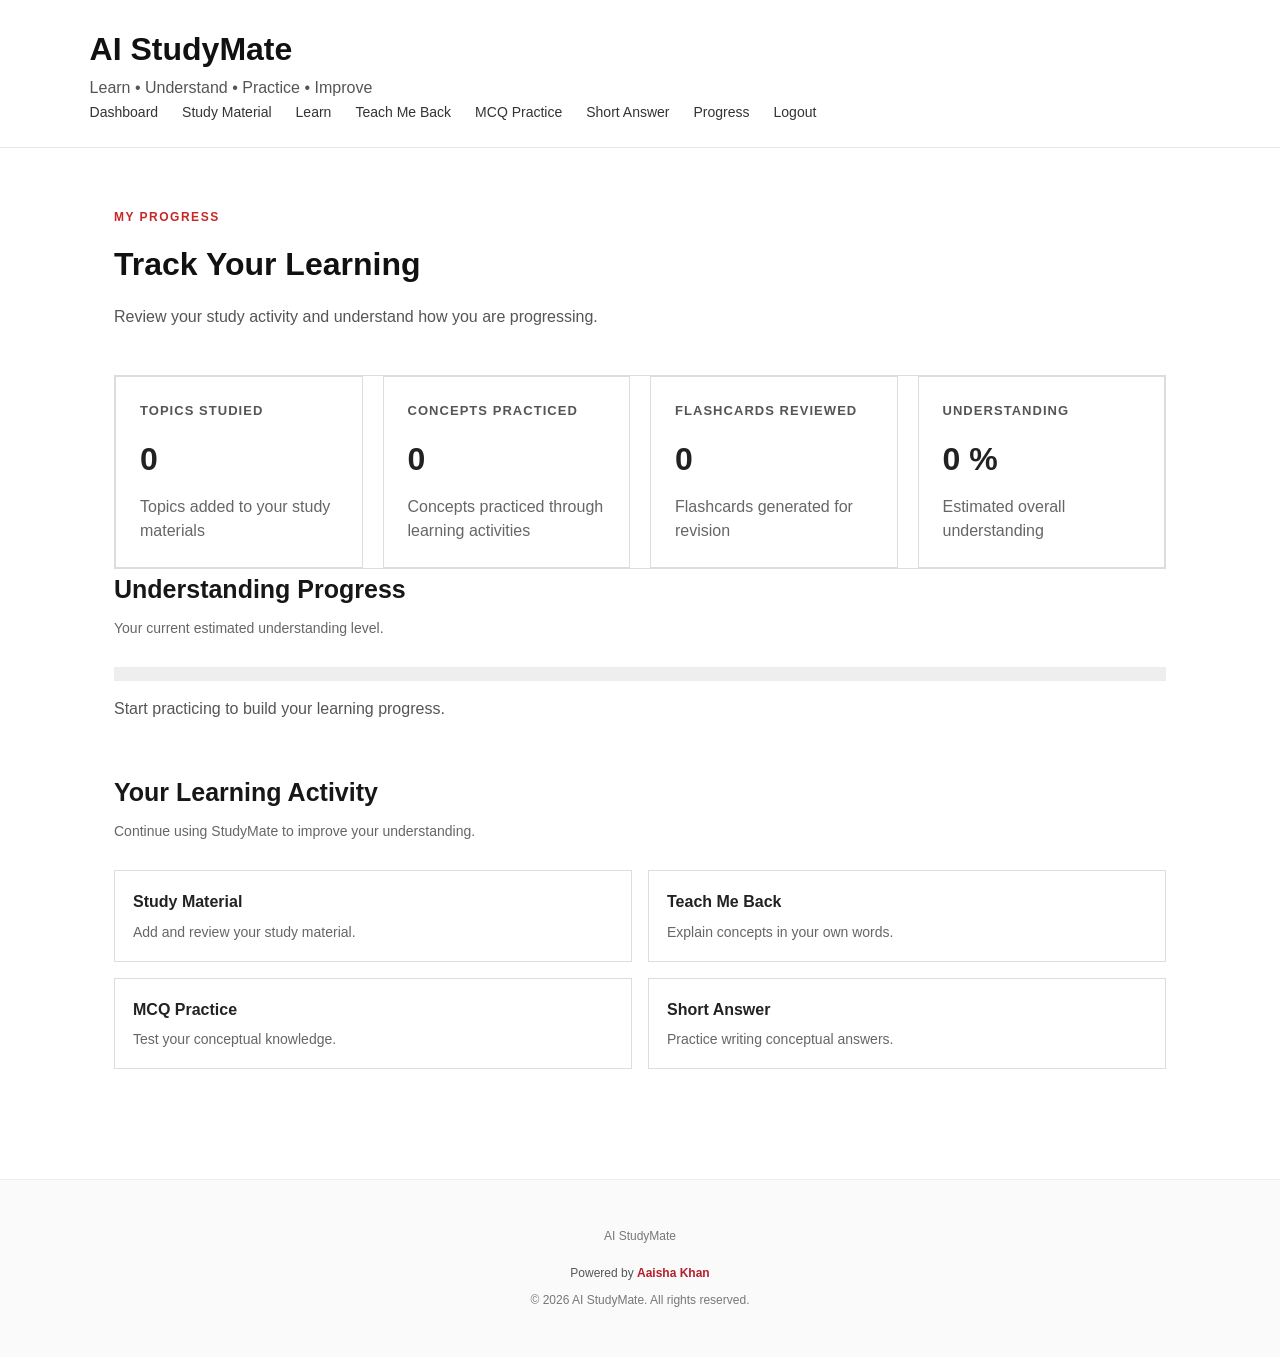
<file: frontend/progress.html>
<!DOCTYPE html>
<html lang="en">

<head>
    <meta charset="UTF-8">
    <meta name="viewport" content="width=device-width, initial-scale=1.0">

    <title>My Progress | AI StudyMate</title>

    <link rel="stylesheet" href="css/style.css">
    <link rel="stylesheet" href="css/dashboard.css">
</head>

<body>

<header class="dashboard-header">

    <div class="header-container">

        <div class="brand">
            <h1>AI StudyMate</h1>
            <p>Learn • Understand • Practice • Improve</p>
        </div>

        <nav class="dashboard-nav">

            <a href="dashboard.html">
                Dashboard
            </a>

            <a href="study-material.html">
                Study Material
            </a>

            <a href="learn.html">
                Learn
            </a>

            <a href="teach-back.html">
                Teach Me Back
            </a>

            <a href="mcq.html">
                MCQ Practice
            </a>

            <a href="short-answer.html">
                Short Answer
            </a>

            <a href="progress.html" class="active">
                Progress
            </a>

            <a href="login.html">
                Logout
            </a>

        </nav>

    </div>

</header>


<main class="study-material-page">

    <section class="page-introduction">

        <p class="section-label">
            MY PROGRESS
        </p>

        <h2>
            Track Your Learning
        </h2>

        <p>
            Review your study activity and understand how you are progressing.
        </p>

    </section>


    <!-- PROGRESS STATISTICS -->

    <section class="progress-grid">

        <article class="progress-card">

            <p class="progress-label">
                TOPICS STUDIED
            </p>

            <h3 id="topicsStudied">
                0
            </h3>

            <p>
                Topics added to your study materials
            </p>

        </article>


        <article class="progress-card">

            <p class="progress-label">
                CONCEPTS PRACTICED
            </p>

            <h3 id="conceptsPracticed">
                0
            </h3>

            <p>
                Concepts practiced through learning activities
            </p>

        </article>


        <article class="progress-card">

            <p class="progress-label">
                FLASHCARDS REVIEWED
            </p>

            <h3 id="flashcardsReviewed">
                0
            </h3>

            <p>
                Flashcards generated for revision
            </p>

        </article>


        <article class="progress-card">

            <p class="progress-label">
                UNDERSTANDING
            </p>

            <h3>
                <span id="understandingPercentage">
                    0
                </span>%
            </h3>

            <p>
                Estimated overall understanding
            </p>

        </article>

    </section>


    <!-- UNDERSTANDING SECTION -->

    <section class="saved-material-section">

        <div class="section-heading">

            <h3>
                Understanding Progress
            </h3>

            <p>
                Your current estimated understanding level.
            </p>

        </div>


        <div class="progress-bar-container">

            <div
                id="understandingBar"
                class="progress-bar"
                style="width: 0%;"
            ></div>

        </div>


        <p
            id="understandingMessage"
            class="progress-message"
        >
            Start practicing to build your learning progress.
        </p>

    </section>


    <!-- LEARNING ACTIVITY -->

    <section class="saved-material-section">

        <div class="section-heading">

            <h3>
                Your Learning Activity
            </h3>

            <p>
                Continue using StudyMate to improve your understanding.
            </p>

        </div>


        <div class="progress-activities">

            <a href="study-material.html">
                <strong>
                    Study Material
                </strong>

                <span>
                    Add and review your study material.
                </span>
            </a>


            <a href="teach-back.html">
                <strong>
                    Teach Me Back
                </strong>

                <span>
                    Explain concepts in your own words.
                </span>
            </a>


            <a href="mcq.html">
                <strong>
                    MCQ Practice
                </strong>

                <span>
                    Test your conceptual knowledge.
                </span>
            </a>


            <a href="short-answer.html">
                <strong>
                    Short Answer
                </strong>

                <span>
                    Practice writing conceptual answers.
                </span>
            </a>

        </div>

    </section>

</main>


<footer class="site-footer">

    <p>
        AI StudyMate
    </p>

    <p class="creator-credit">
        Powered by <strong>Aaisha Khan</strong>
    </p>

    <p>
        © 2026 AI StudyMate. All rights reserved.
    </p>

</footer>


<script src="js/progress.js"></script>

</body>

</html>
</file>
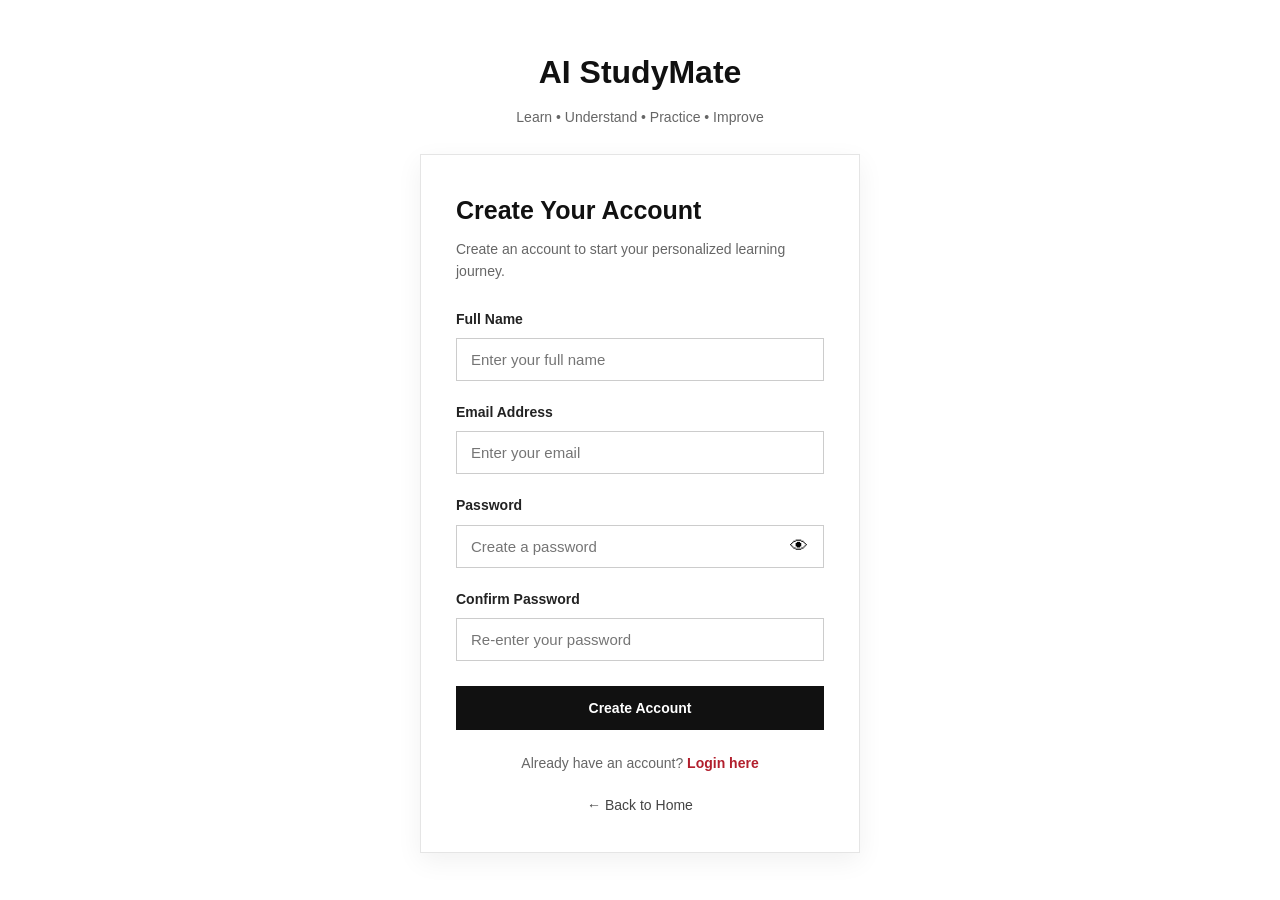
<file: frontend/register.html>
<!DOCTYPE html>
<html lang="en">

<head>

    <meta charset="UTF-8">

    <meta
        name="viewport"
        content="width=device-width, initial-scale=1.0"
    >

    <title>Register | AI StudyMate</title>

    <!-- Main website stylesheet -->
    <link
        rel="stylesheet"
        href="css/style.css"
    >

    <!-- Authentication page stylesheet -->
    <link
        rel="stylesheet"
        href="css/auth.css"
    >

</head>


<body>

    <!-- =========================================
         REGISTRATION PAGE
         ========================================= -->

    <main class="auth-page">

        <section class="auth-container">

            <!-- Logo / Website Name -->
            <div class="auth-header">

                <h1>
                    AI StudyMate
                </h1>

                <p>
                    Learn • Understand • Practice • Improve
                </p>

            </div>


            <!-- Registration Box -->
            <div class="auth-card">

                <h2>
                    Create Your Account
                </h2>

                <p class="auth-description">
                    Create an account to start your personalized learning journey.
                </p>


                <!-- Registration Form -->
                <form
                    id="registerForm"
                    method="POST"
                >

                    <!-- Full Name -->
                    <div class="form-group">

                        <label for="name">
                            Full Name
                        </label>

                        <input
                            type="text"
                            id="name"
                            name="name"
                            placeholder="Enter your full name"
                            autocomplete="name"
                            required
                        >

                    </div>


                    <!-- Email -->
                    <div class="form-group">

                        <label for="email">
                            Email Address
                        </label>

                        <input
                            type="email"
                            id="email"
                            name="email"
                            placeholder="Enter your email"
                            autocomplete="email"
                            required
                        >

                    </div>


                  <!-- Password -->
<div class="form-group">

    <label for="password">
        Password
    </label>

    <div class="password-wrapper">

        <input
            type="password"
            id="password"
            name="password"
            placeholder="Create a password"
            autocomplete="new-password"
            minlength="8"
            required
        >

        <button
            type="button"
            class="password-toggle"
            id="toggleRegisterPassword"
            aria-label="Show password"
        >
            👁
        </button>

    </div>

</div>

                    <!-- Confirm Password -->
                    <div class="form-group">

                        <label for="confirmPassword">
                            Confirm Password
                        </label>

                        <input
                            type="password"
                            id="confirmPassword"
                            name="confirmPassword"
                            placeholder="Re-enter your password"
                            autocomplete="new-password"
                            minlength="8"
                            required
                        >

                    </div>


                    <!-- Register Button -->
                    <button
                        type="submit"
                        class="primary-button auth-button"
                    >
                        Create Account
                    </button>

                </form>


                <!-- Login Link -->
                <p class="auth-switch">

                    Already have an account?

                    <a href="login.html">
                        Login here
                    </a>

                </p>


                <!-- Back to Home -->
                <a
                    href="index.html"
                    class="back-home"
                >
                    ← Back to Home
                </a>

            </div>

        </section>

    </main>

<script src="js/register.js"></script>
</body>

</html>
</file>
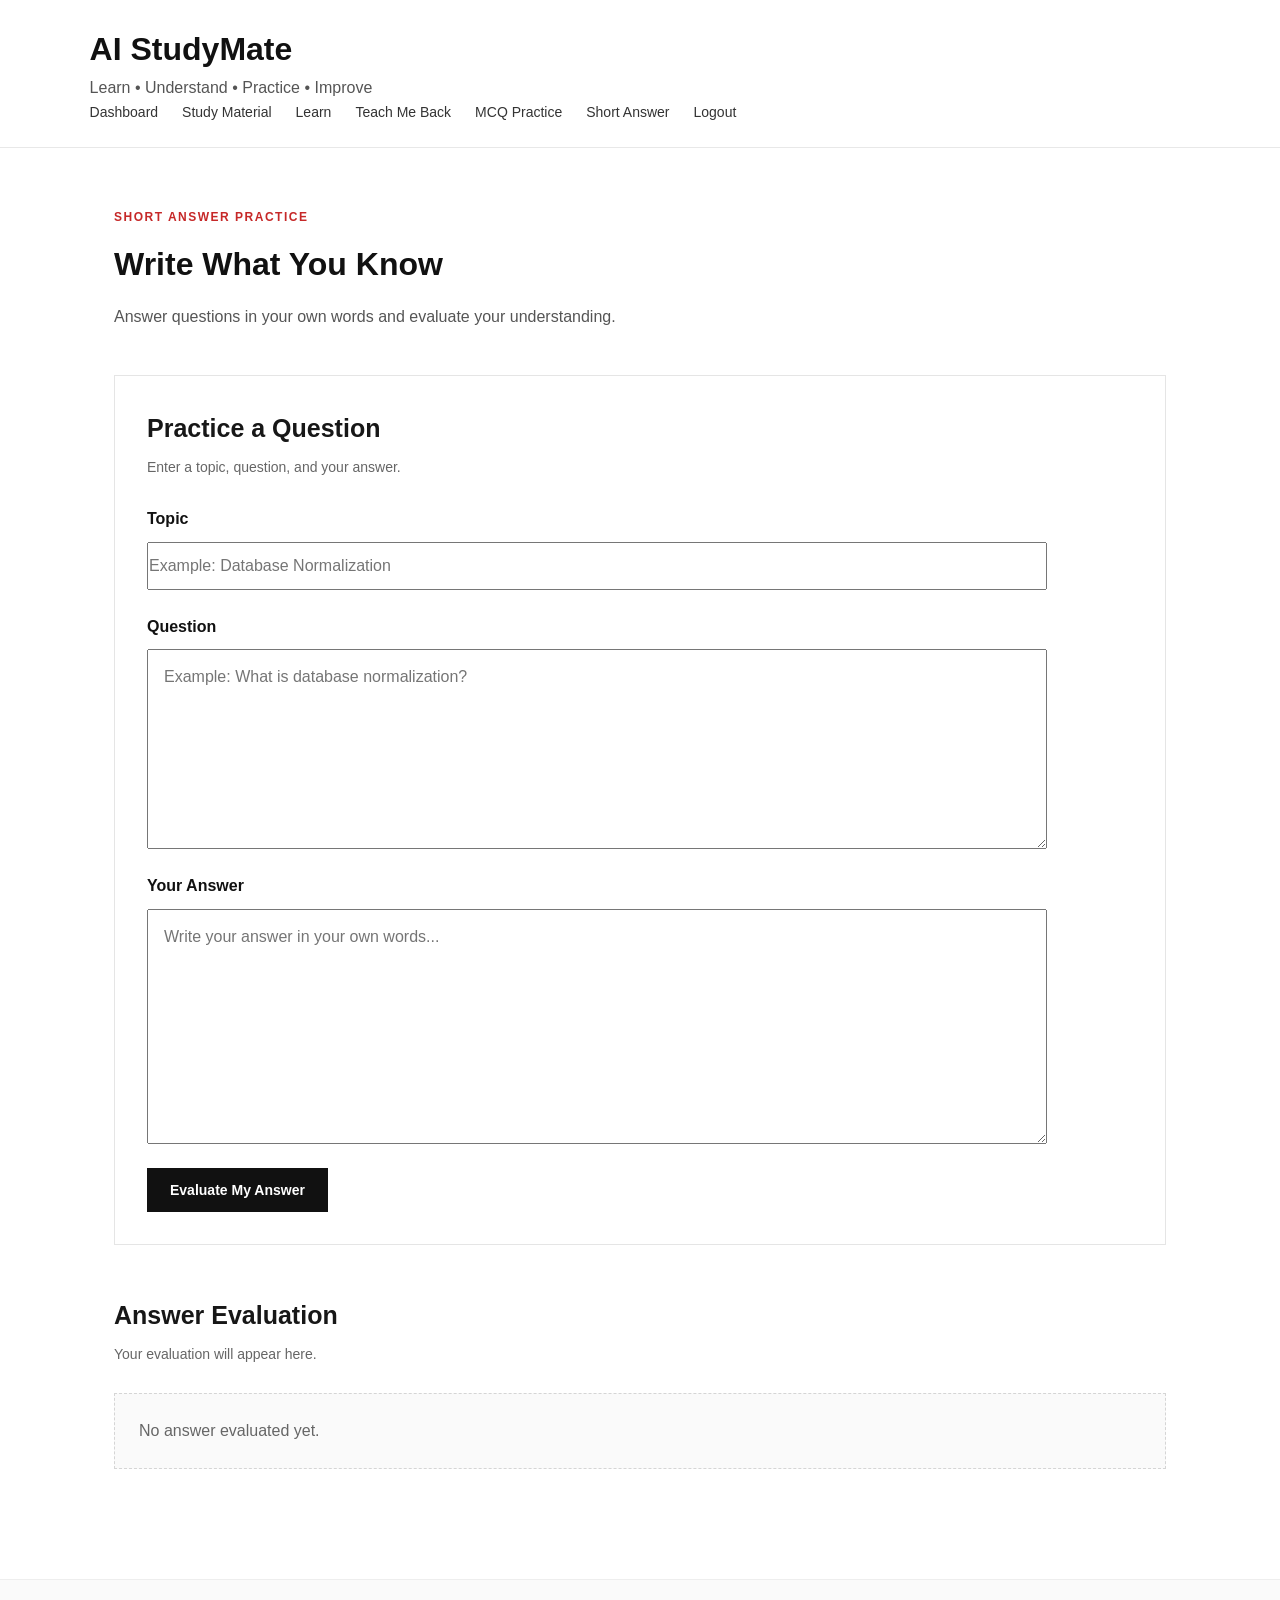
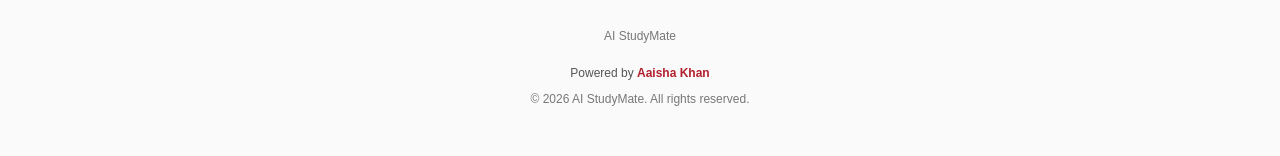
<file: frontend/short-answer.html>
<!DOCTYPE html>
<html lang="en">

<head>

    <meta charset="UTF-8">

    <meta
        name="viewport"
        content="width=device-width, initial-scale=1.0"
    >

    <title>Short Answer Practice | AI StudyMate</title>

    <link
        rel="stylesheet"
        href="css/style.css"
    >

    <link
        rel="stylesheet"
        href="css/dashboard.css"
    >

</head>

<body>

    <!-- HEADER -->

    <header class="dashboard-header">

        <div class="header-container">

            <div class="brand">

                <h1>
                    AI StudyMate
                </h1>

                <p>
                    Learn • Understand • Practice • Improve
                </p>

            </div>

            <nav class="dashboard-nav">

                <a href="dashboard.html">
                    Dashboard
                </a>

                <a href="study-material.html">
                    Study Material
                </a>

                <a href="learn.html">
                    Learn
                </a>

                <a href="teach-back.html">
                    Teach Me Back
                </a>

                <a href="mcq.html">
                    MCQ Practice
                </a>

                <a href="short-answer.html" class="active">
                    Short Answer
                </a>

                <a href="login.html">
                    Logout
                </a>

            </nav>

        </div>

    </header>


    <!-- MAIN CONTENT -->

    <main class="study-material-page">

        <section class="page-introduction">

            <p class="section-label">
                SHORT ANSWER PRACTICE
            </p>

            <h2>
                Write What You Know
            </h2>

            <p>
                Answer questions in your own words
                and evaluate your understanding.
            </p>

        </section>


        <!-- QUESTION FORM -->

        <section class="material-form-section">

            <div class="section-heading">

                <h3>
                    Practice a Question
                </h3>

                <p>
                    Enter a topic, question, and your answer.
                </p>

            </div>


            <form id="shortAnswerForm">

                <div class="form-group">

                    <label for="shortAnswerTopic">
                        Topic
                    </label>

                    <input
                        type="text"
                        id="shortAnswerTopic"
                        placeholder="Example: Database Normalization"
                        required
                    >

                </div>


                <div class="form-group">

                    <label for="shortAnswerQuestion">
                        Question
                    </label>

                    <textarea
                        id="shortAnswerQuestion"
                        rows="4"
                        placeholder="Example: What is database normalization?"
                        required
                    ></textarea>

                </div>


                <div class="form-group">

                    <label for="shortAnswerResponse">
                        Your Answer
                    </label>

                    <textarea
                        id="shortAnswerResponse"
                        rows="8"
                        placeholder="Write your answer in your own words..."
                        required
                    ></textarea>

                </div>


                <button
                    type="submit"
                    class="primary-button"
                >
                    Evaluate My Answer
                </button>

            </form>

        </section>


        <!-- RESULT -->

        <section class="saved-material-section">

            <div class="section-heading">

                <h3>
                    Answer Evaluation
                </h3>

                <p>
                    Your evaluation will appear here.
                </p>

            </div>


            <div id="shortAnswerResult">

                <p class="empty-message">
                    No answer evaluated yet.
                </p>

            </div>

        </section>

    </main>


    <!-- FOOTER -->

    <footer class="site-footer">

        <p>
            AI StudyMate
        </p>

        <p class="creator-credit">
            Powered by <strong>Aaisha Khan</strong>
        </p>

        <p>
            © 2026 AI StudyMate. All rights reserved.
        </p>

    </footer>


    <script src="js/short-answer.js"></script>

</body>

</html>
</file>
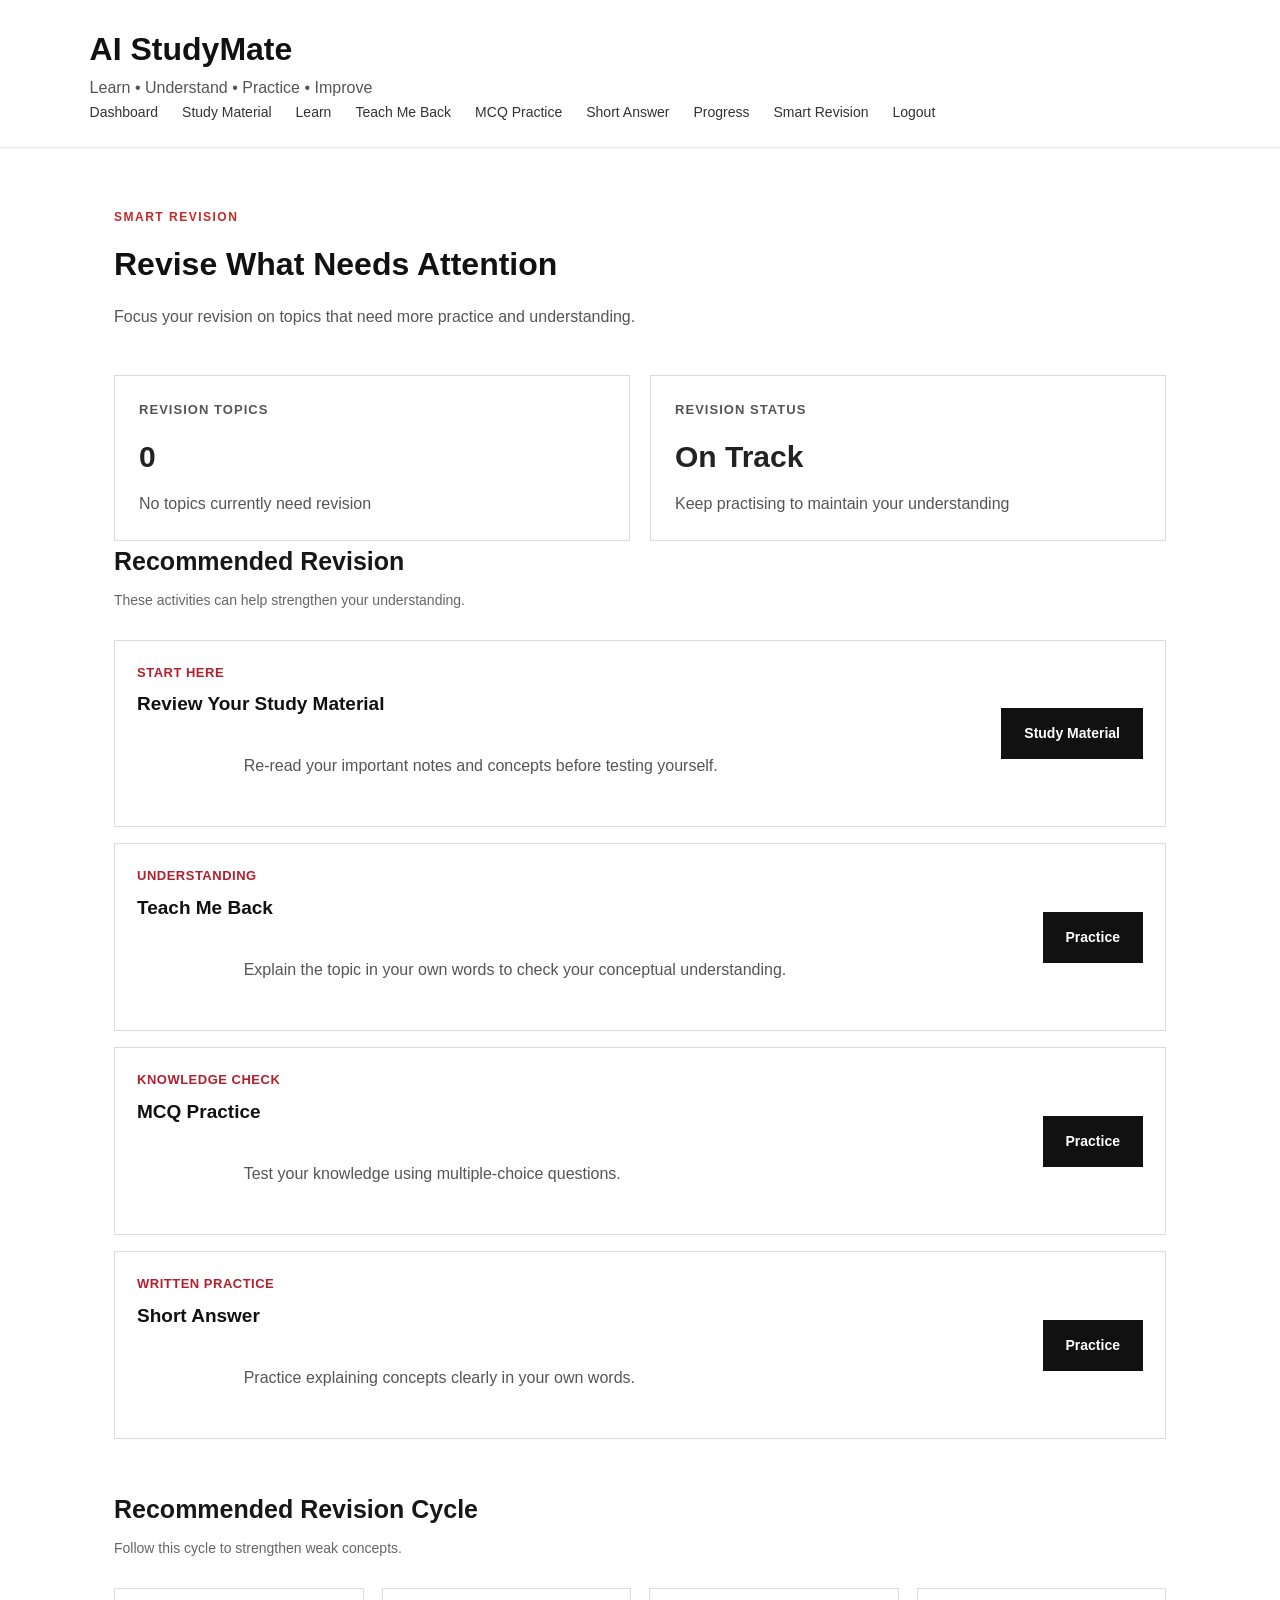
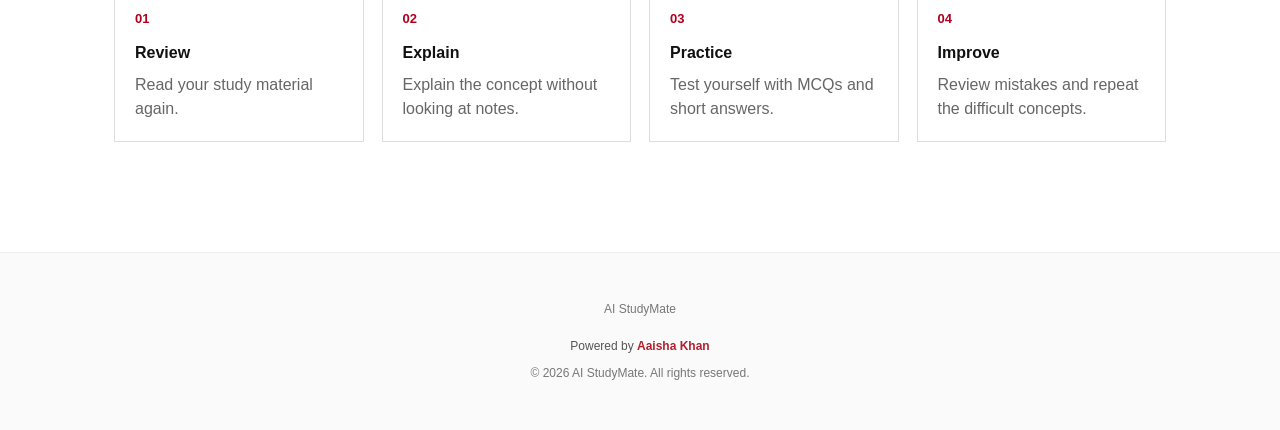
<file: frontend/smart-revision.html>
<!DOCTYPE html>
<html lang="en">

<head>
    <meta charset="UTF-8">
    <meta name="viewport" content="width=device-width, initial-scale=1.0">

    <title>Smart Revision | AI StudyMate</title>

    <link rel="stylesheet" href="css/style.css">
    <link rel="stylesheet" href="css/dashboard.css">
</head>

<body>

<header class="dashboard-header">

    <div class="header-container">

        <div class="brand">
            <h1>AI StudyMate</h1>
            <p>Learn • Understand • Practice • Improve</p>
        </div>

        <nav class="dashboard-nav">

            <a href="dashboard.html">Dashboard</a>
            <a href="study-material.html">Study Material</a>
            <a href="learn.html">Learn</a>
            <a href="teach-back.html">Teach Me Back</a>
            <a href="mcq.html">MCQ Practice</a>
            <a href="short-answer.html">Short Answer</a>
            <a href="progress.html">Progress</a>
            <a href="smart-revision.html" class="active">
                Smart Revision
            </a>
            <a href="login.html">Logout</a>

        </nav>

    </div>

</header>


<main class="study-material-page">

    <section class="page-introduction">

        <p class="section-label">
            SMART REVISION
        </p>

        <h2>
            Revise What Needs Attention
        </h2>

        <p>
            Focus your revision on topics that need more practice and understanding.
        </p>

    </section>


    <!-- REVISION OVERVIEW -->

    <section class="revision-overview">

        <article class="revision-summary-card">

            <p class="progress-label">
                REVISION TOPICS
            </p>

            <h3 id="revisionTopicCount">
                0
            </h3>

            <p>
                No topics currently need revision
            </p>

        </article>


        <article class="revision-summary-card">

            <p class="progress-label">
                REVISION STATUS
            </p>

            <h3 id="revisionStatus">
                On Track
            </h3>

            <p>
                Keep practising to maintain your understanding
            </p>

        </article>

    </section>


    <!-- REVISION RECOMMENDATIONS -->

    <section class="saved-material-section">

        <div class="section-heading">

            <h3>
                Recommended Revision
            </h3>

            <p>
                These activities can help strengthen your understanding.
            </p>

        </div>


        <div id="revisionList">

            <article class="revision-card">

                <div>

                    <p class="material-subject">
                        START HERE
                    </p>

                    <h4>
                        Review Your Study Material
                    </h4>

                    <p class="material-content">
                        Re-read your important notes and concepts before testing yourself.
                    </p>

                </div>

                <a
                    href="study-material.html"
                    class="primary-button revision-button"
                >
                    Study Material
                </a>

            </article>


            <article class="revision-card">

                <div>

                    <p class="material-subject">
                        UNDERSTANDING
                    </p>

                    <h4>
                        Teach Me Back
                    </h4>

                    <p class="material-content">
                        Explain the topic in your own words to check your conceptual understanding.
                    </p>

                </div>

                <a
                    href="teach-back.html"
                    class="primary-button revision-button"
                >
                    Practice
                </a>

            </article>


            <article class="revision-card">

                <div>

                    <p class="material-subject">
                        KNOWLEDGE CHECK
                    </p>

                    <h4>
                        MCQ Practice
                    </h4>

                    <p class="material-content">
                        Test your knowledge using multiple-choice questions.
                    </p>

                </div>

                <a
                    href="mcq.html"
                    class="primary-button revision-button"
                >
                    Practice
                </a>

            </article>


            <article class="revision-card">

                <div>

                    <p class="material-subject">
                        WRITTEN PRACTICE
                    </p>

                    <h4>
                        Short Answer
                    </h4>

                    <p class="material-content">
                        Practice explaining concepts clearly in your own words.
                    </p>

                </div>

                <a
                    href="short-answer.html"
                    class="primary-button revision-button"
                >
                    Practice
                </a>

            </article>

        </div>

    </section>


    <!-- REVISION METHOD -->

    <section class="saved-material-section">

        <div class="section-heading">

            <h3>
                Recommended Revision Cycle
            </h3>

            <p>
                Follow this cycle to strengthen weak concepts.
            </p>

        </div>


        <div class="revision-cycle">

            <div>
                <span>01</span>
                <strong>Review</strong>
                <p>Read your study material again.</p>
            </div>

            <div>
                <span>02</span>
                <strong>Explain</strong>
                <p>Explain the concept without looking at notes.</p>
            </div>

            <div>
                <span>03</span>
                <strong>Practice</strong>
                <p>Test yourself with MCQs and short answers.</p>
            </div>

            <div>
                <span>04</span>
                <strong>Improve</strong>
                <p>Review mistakes and repeat the difficult concepts.</p>
            </div>

        </div>

    </section>

</main>


<footer class="site-footer">

    <p>
        AI StudyMate
    </p>

    <p class="creator-credit">
        Powered by <strong>Aaisha Khan</strong>
    </p>

    <p>
        © 2026 AI StudyMate. All rights reserved.
    </p>

</footer>


<script src="js/smart-revision.js"></script>

</body>

</html>
</file>
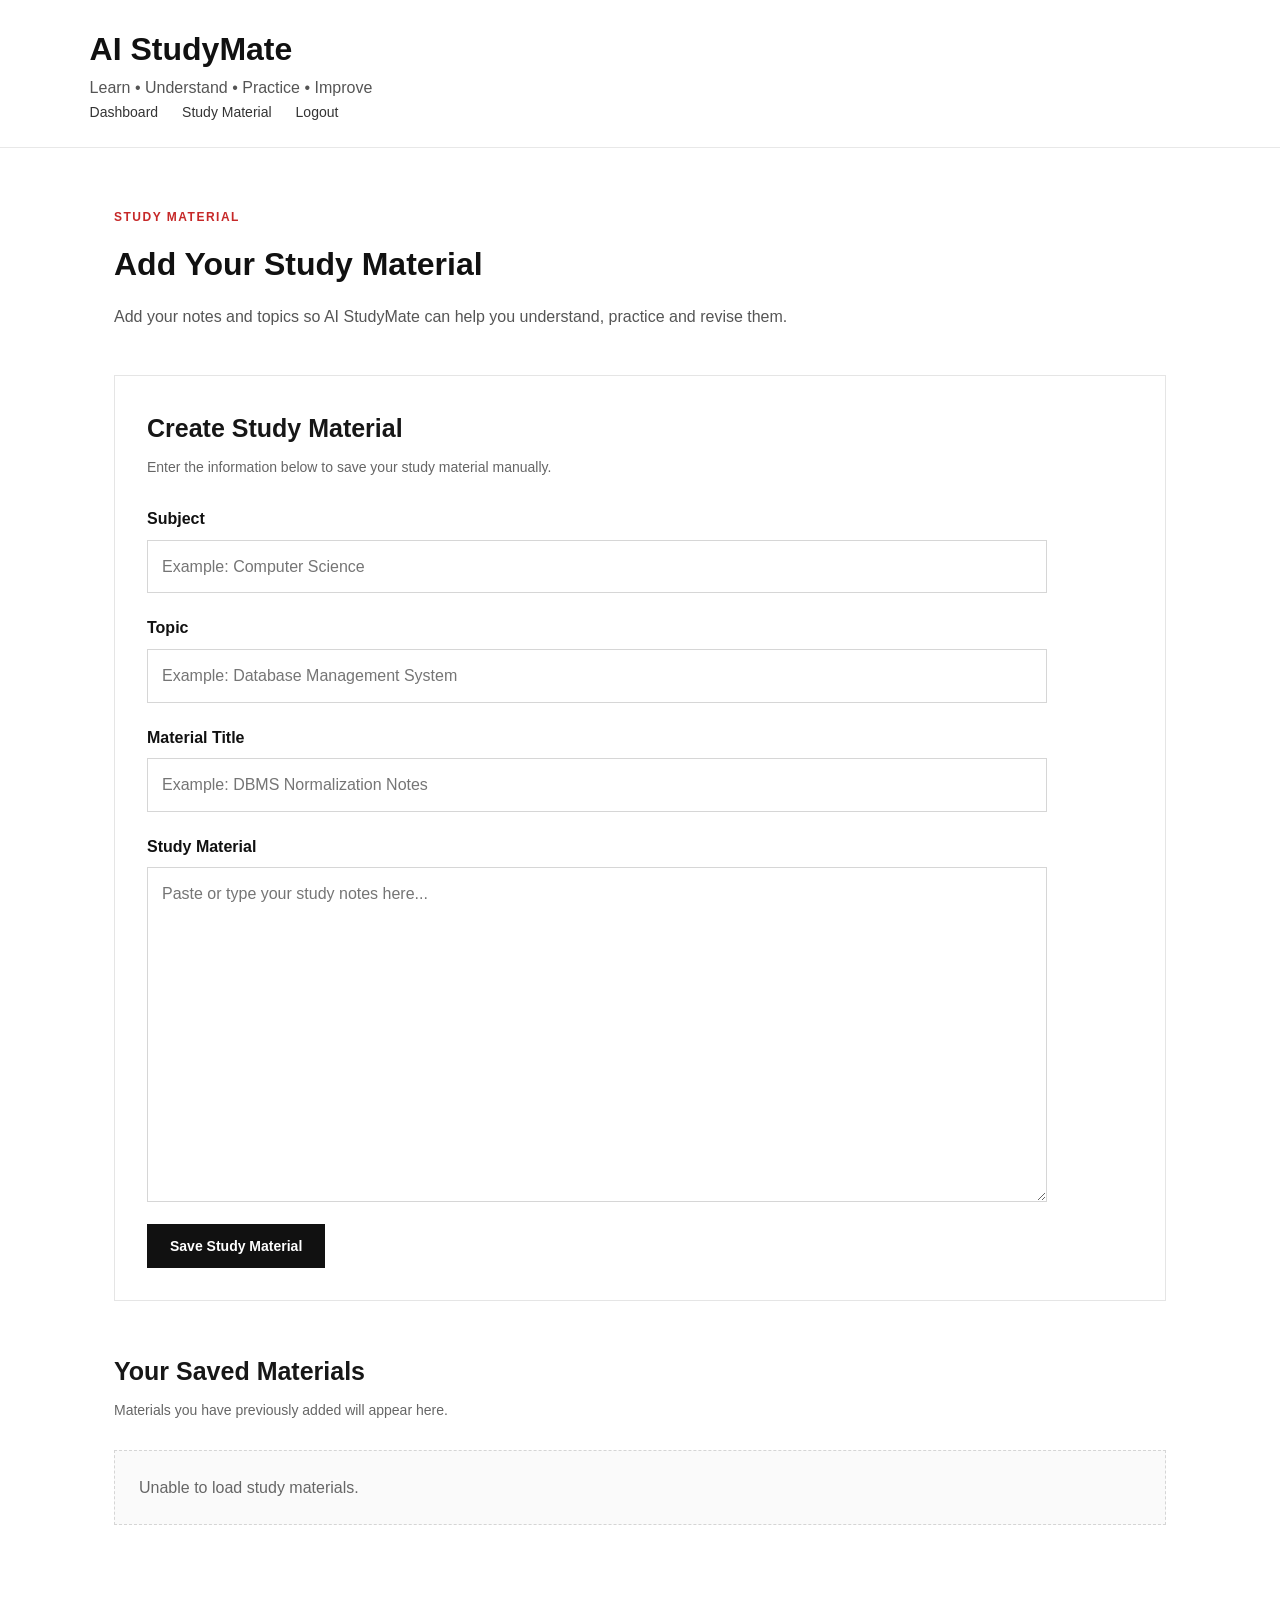
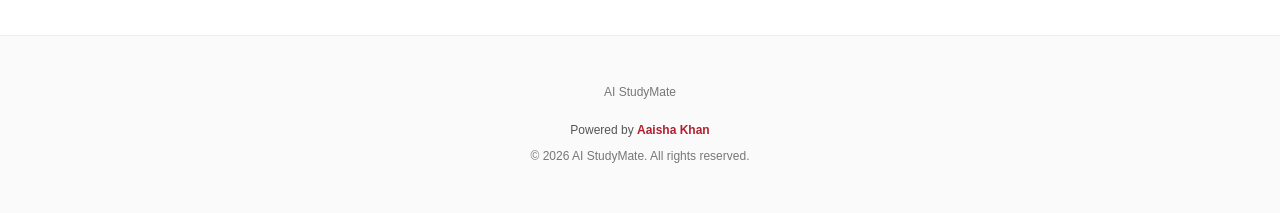
<file: frontend/study-material.html>
<!DOCTYPE html>
<html lang="en">

<head>
    <meta charset="UTF-8">

    <meta
        name="viewport"
        content="width=device-width, initial-scale=1.0"
    >

    <title>Study Material | AI StudyMate</title>

    <link
        rel="stylesheet"
        href="css/style.css"
    >

    <link
        rel="stylesheet"
        href="css/dashboard.css"
    >
</head>

<body>

    <!-- HEADER -->
    <header class="dashboard-header">

        <div class="header-container">

            <div class="brand">

                <h1>AI StudyMate</h1>

                <p>
                    Learn • Understand • Practice • Improve
                </p>

            </div>

            <nav class="dashboard-nav">

                <a href="dashboard.html">
                    Dashboard
                </a>

                <a
                    href="study-material.html"
                    class="active"
                >
                    Study Material
                </a>

                <a href="login.html">
                    Logout
                </a>

            </nav>

        </div>

    </header>


    <!-- MAIN CONTENT -->
    <main class="study-material-page">

        <!-- PAGE INTRODUCTION -->
        <section class="page-introduction">

            <p class="section-label">
                STUDY MATERIAL
            </p>

            <h2>
                Add Your Study Material
            </h2>

            <p>
                Add your notes and topics so AI StudyMate can
                help you understand, practice and revise them.
            </p>

        </section>


        <!-- CREATE STUDY MATERIAL -->
        <section class="material-form-section">

            <div class="section-heading">

                <h3>
                    Create Study Material
                </h3>

                <p>
                    Enter the information below to save your
                    study material manually.
                </p>

            </div>


            <form id="studyMaterialForm">

                <!-- SUBJECT -->
                <div class="form-group">

                    <label for="subjectName">
                        Subject
                    </label>

                    <input
                        type="text"
                        id="subjectName"
                        name="subject_name"
                        placeholder="Example: Computer Science"
                        required
                    >

                </div>


                <!-- TOPIC -->
                <div class="form-group">

                    <label for="topicName">
                        Topic
                    </label>

                    <input
                        type="text"
                        id="topicName"
                        name="topic_name"
                        placeholder="Example: Database Management System"
                        required
                    >

                </div>


                <!-- MATERIAL TITLE -->
                <div class="form-group">

                    <label for="materialTitle">
                        Material Title
                    </label>

                    <input
                        type="text"
                        id="materialTitle"
                        name="material_title"
                        placeholder="Example: DBMS Normalization Notes"
                        required
                    >

                </div>


                <!-- STUDY MATERIAL -->
                <div class="form-group">

                    <label for="materialContent">
                        Study Material
                    </label>

                    <textarea
                        id="materialContent"
                        name="material_content"
                        rows="12"
                        placeholder="Paste or type your study notes here..."
                        required
                    ></textarea>

                </div>


                <!-- SAVE BUTTON -->
                <button
                    type="submit"
                    class="primary-button"
                >
                    Save Study Material
                </button>

            </form>

        </section>


        <!-- SAVED MATERIALS -->
        <section class="saved-material-section">

            <div class="section-heading">

                <h3>
                    Your Saved Materials
                </h3>

                <p>
                    Materials you have previously added will
                    appear here.
                </p>

            </div>


            <div id="materialsContainer">

                <p class="empty-message">
                    Loading your study materials...
                </p>

            </div>

        </section>

    </main>


    <!-- FOOTER -->
    <footer class="site-footer">

        <p>
            AI StudyMate
        </p>

        <p class="creator-credit">
            Powered by <strong>Aaisha Khan</strong>
        </p>

        <p>
            © 2026 AI StudyMate. All rights reserved.
        </p>

    </footer>


    <script src="js/study-material.js"></script>

</body>

</html>
</file>
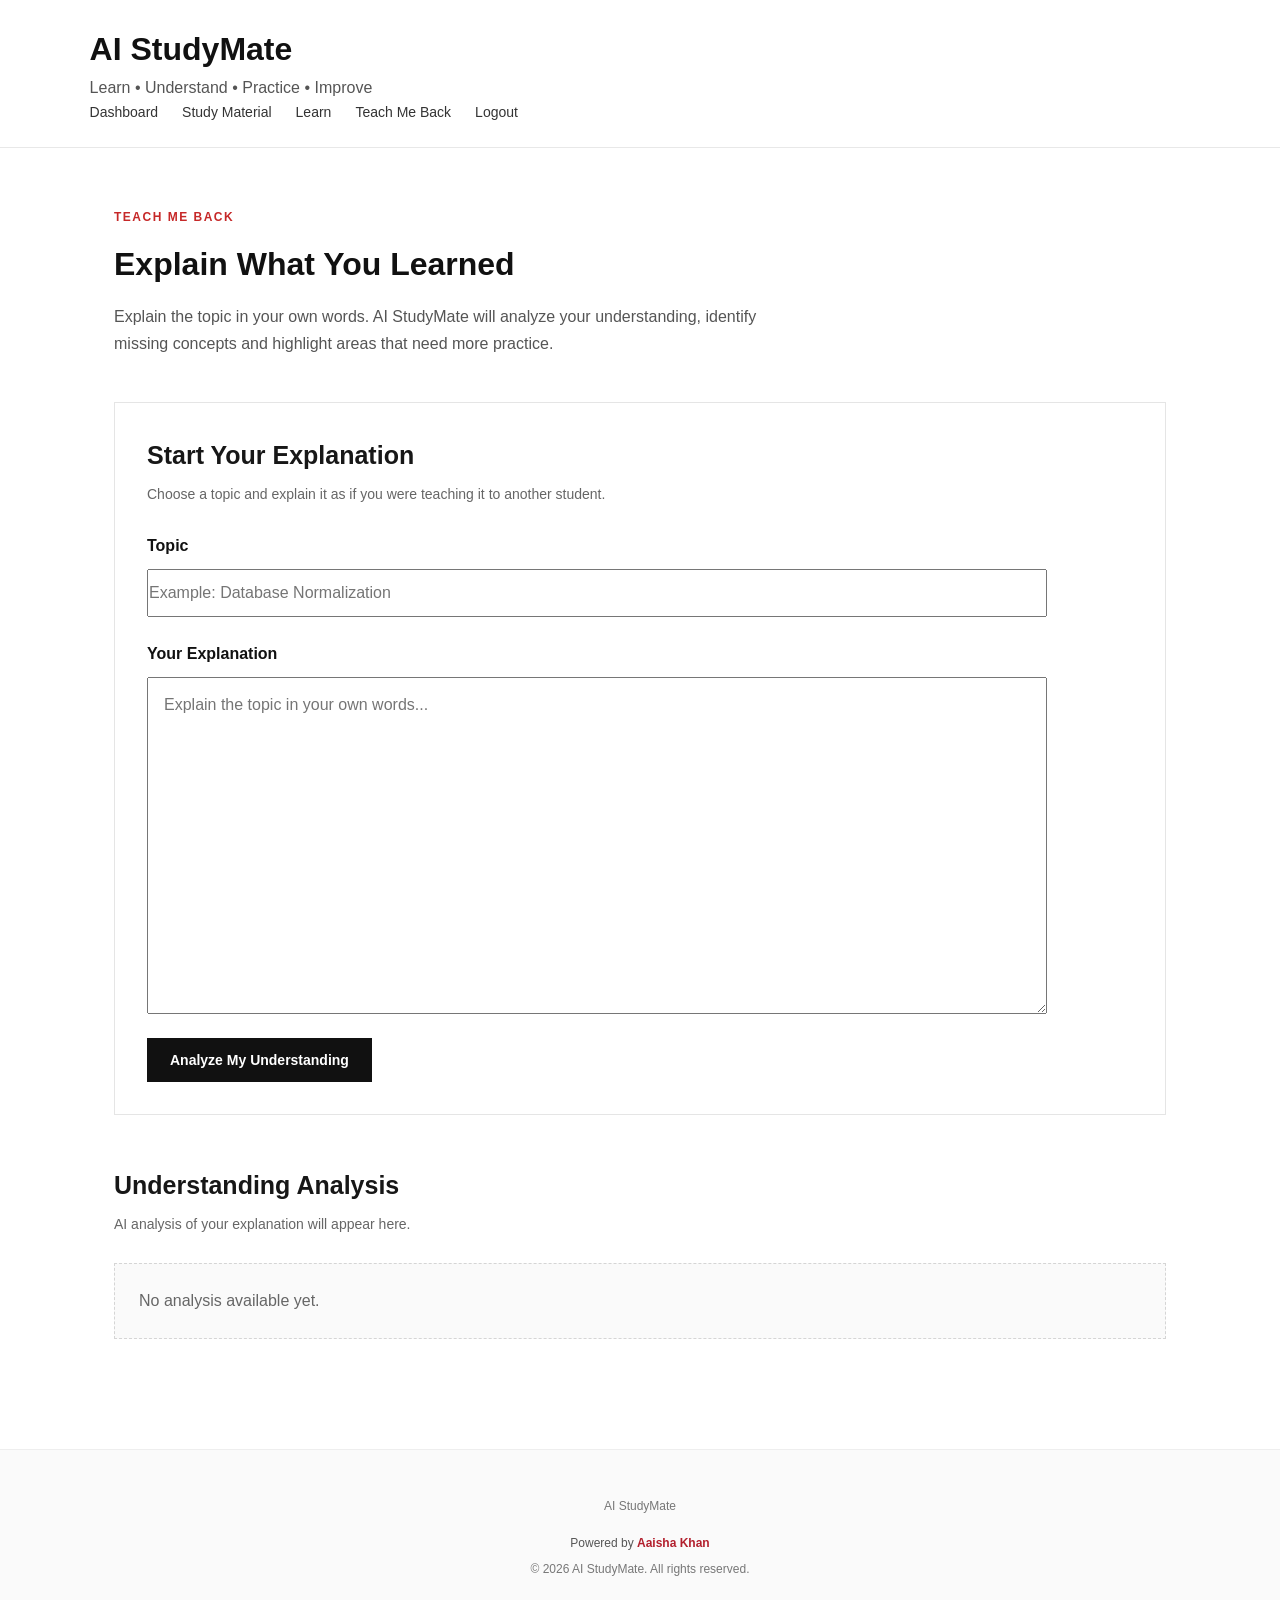
<file: frontend/teach-back.html>
<!DOCTYPE html>
<html lang="en">

<head>

    <meta charset="UTF-8">

    <meta
        name="viewport"
        content="width=device-width, initial-scale=1.0"
    >

    <title>Teach Me Back | AI StudyMate</title>

    <link
        rel="stylesheet"
        href="css/style.css"
    >

    <link
        rel="stylesheet"
        href="css/dashboard.css"
    >

</head>


<body>

    <!-- =========================================
         HEADER
         ========================================= -->

    <header class="dashboard-header">

        <div class="header-container">

            <div class="brand">

                <h1>
                    AI StudyMate
                </h1>

                <p>
                    Learn • Understand • Practice • Improve
                </p>

            </div>

            <nav class="dashboard-nav">

                <a href="dashboard.html">
                    Dashboard
                </a>

                <a href="study-material.html">
                    Study Material
                </a>

                <a href="learn.html">
                    Learn
                </a>

                <a href="teach-back.html" class="active">
                    Teach Me Back
                </a>

                <a href="login.html">
                    Logout
                </a>

            </nav>

        </div>

    </header>


    <!-- =========================================
         MAIN CONTENT
         ========================================= -->

    <main class="study-material-page">

        <section class="page-introduction">

            <p class="section-label">
                TEACH ME BACK
            </p>

            <h2>
                Explain What You Learned
            </h2>

            <p>
                Explain the topic in your own words.
                AI StudyMate will analyze your understanding,
                identify missing concepts and highlight areas
                that need more practice.
            </p>

        </section>


        <!-- =====================================
             TOPIC INFORMATION
             ===================================== -->

        <section class="material-form-section">

            <div class="section-heading">

                <h3>
                    Start Your Explanation
                </h3>

                <p>
                    Choose a topic and explain it as if
                    you were teaching it to another student.
                </p>

            </div>


            <form id="teachBackForm">

                <!-- Topic -->
                <div class="form-group">

                    <label for="teachTopic">
                        Topic
                    </label>

                    <input
                        type="text"
                        id="teachTopic"
                        placeholder="Example: Database Normalization"
                        required
                    >

                </div>


                <!-- Explanation -->
                <div class="form-group">

                    <label for="studentExplanation">
                        Your Explanation
                    </label>

                    <textarea
                        id="studentExplanation"
                        rows="12"
                        placeholder="Explain the topic in your own words..."
                        required
                    ></textarea>

                </div>


                <button
                    type="submit"
                    class="primary-button"
                >
                    Analyze My Understanding
                </button>

            </form>

        </section>


        <!-- =====================================
             ANALYSIS RESULT
             ===================================== -->

        <section class="saved-material-section">

            <div class="section-heading">

                <h3>
                    Understanding Analysis
                </h3>

                <p>
                    AI analysis of your explanation will appear here.
                </p>

            </div>


           <div id="teachBackResult">

    <p class="empty-message" id="noAnalysisMessage">
        No analysis available yet.
    </p>

    <div id="analysisContent" style="display: none;">

        <h4>Understanding Score</h4>
        <p id="understandingScore">—</p>

        <h4>Understanding Level</h4>
        <p id="understandingLevel">—</p>

        <h4>Correct Concepts</h4>
        <ul id="correctConcepts"></ul>

        <h4>Missing Concepts</h4>
        <ul id="missingConcepts"></ul>

        <h4>Misconceptions</h4>
        <ul id="misconceptions"></ul>

        <h4>Areas to Improve</h4>
        <ul id="weakAreas"></ul>

    </div>

</div>

        </section>

    </main>


    <!-- =========================================
         FOOTER
         ========================================= -->

    <footer class="site-footer">

        <p>
            AI StudyMate
        </p>

        <p class="creator-credit">
            Powered by <strong>Aaisha Khan</strong>
        </p>

        <p>
            © 2026 AI StudyMate. All rights reserved.
        </p>

    </footer>


    <script src="js/teach-back.js"></script>

</body>

</html>
</file>
<file: frontend/css/style.css>
/* =========================================
   AI STUDYMATE - MAIN STYLESHEET
   ========================================= */


/* =========================================
   1. BASIC RESET
   ========================================= */

* {
    margin: 0;
    padding: 0;
    box-sizing: border-box;
}


html {
    scroll-behavior: smooth;
}


body {
    font-family: Arial, Helvetica, sans-serif;
    background-color: #ffffff;
    color: #111111;
    line-height: 1.6;
}


/* =========================================
   2. GENERAL ELEMENTS
   ========================================= */

a {
    color: inherit;
    text-decoration: none;
}


p {
    color: #555555;
}


h1,
h2,
h3 {
    color: #111111;
}


/* =========================================
   3. HEADER
   ========================================= */

header {
    width: 100%;
    padding: 22px 7%;
    display: flex;
    justify-content: space-between;
    align-items: center;
    border-bottom: 1px solid #eeeeee;
    background-color: #ffffff;
}


.logo h1 {
    font-size: 25px;
    font-weight: 700;
    letter-spacing: -0.5px;
}


.logo p {
    margin-top: 2px;
    font-size: 12px;
    color: #777777;
}


nav {
    display: flex;
    align-items: center;
    gap: 28px;
}


nav a {
    font-size: 14px;
    font-weight: 500;
    color: #222222;
    transition: color 0.2s ease;
}


nav a:hover {
    color: #c62828;
}


/* =========================================
   4. HERO SECTION
   ========================================= */

.hero {
    padding: 110px 7% 100px;
    background-color: #ffffff;
}


.hero-content {
    max-width: 850px;
}


.tagline {
    margin-bottom: 18px;
    color: #c62828;
    font-size: 14px;
    font-weight: 700;
    letter-spacing: 1px;
    text-transform: uppercase;
}


.hero h2 {
    font-size: clamp(40px, 6vw, 68px);
    line-height: 1.08;
    letter-spacing: -2px;
    margin-bottom: 28px;
}


.hero h2 span {
    color: #c62828;
}


.description {
    max-width: 680px;
    font-size: 17px;
    line-height: 1.8;
    color: #555555;
    margin-bottom: 35px;
}


/* =========================================
   5. HERO BUTTONS
   ========================================= */

.hero-buttons {
    display: flex;
    gap: 14px;
    flex-wrap: wrap;
}


.primary-button,
.secondary-button {
    display: inline-block;
    padding: 13px 22px;
    font-size: 14px;
    font-weight: 600;
    border: 1px solid #111111;
    transition: all 0.2s ease;
}


.primary-button {
    background-color: #111111;
    color: #ffffff;
}


.primary-button:hover {
    background-color: #c62828;
    border-color: #c62828;
}


.secondary-button {
    background-color: #ffffff;
    color: #111111;
}


.secondary-button:hover {
    color: #c62828;
    border-color: #c62828;
}


/* =========================================
   6. LEARNING CYCLE
   ========================================= */

.learning-cycle {
    padding: 90px 7%;
    background-color: #f8f8f8;
}


.learning-cycle > h2,
.features > h2 {
    font-size: 36px;
    margin-bottom: 10px;
}


.learning-cycle > p {
    margin-bottom: 45px;
    font-size: 16px;
}


.cycle-container {
    display: grid;
    grid-template-columns: repeat(3, 1fr);
    gap: 22px;
}


.cycle-card {
    background-color: #ffffff;
    padding: 30px;
    border: 1px solid #e5e5e5;
    transition: transform 0.2s ease, border-color 0.2s ease;
}


.cycle-card:hover {
    transform: translateY(-4px);
    border-color: #c62828;
}


.cycle-number {
    margin-bottom: 18px;
    color: #c62828;
    font-size: 13px;
    font-weight: 700;
}


.cycle-card h3 {
    margin-bottom: 10px;
    font-size: 20px;
}


.cycle-card p {
    font-size: 14px;
    line-height: 1.7;
}


/* =========================================
   7. TEACH ME BACK SECTION
   ========================================= */

.teach-back-introduction {
    padding: 100px 7%;
    background-color: #ffffff;
}


.feature-content {
    max-width: 900px;
}


.section-label {
    margin-bottom: 12px;
    color: #c62828;
    font-size: 12px;
    font-weight: 700;
    letter-spacing: 1.5px;
}


.feature-content h2 {
    font-size: 42px;
    margin-bottom: 18px;
}


.feature-content > p:not(.section-label) {
    max-width: 720px;
    margin-bottom: 35px;
    font-size: 16px;
    line-height: 1.8;
}


/* =========================================
   8. EXAMPLE BOX
   ========================================= */

.example-box {
    max-width: 700px;
    padding: 28px;
    border: 1px solid #dddddd;
    background-color: #fafafa;
}


.example-label {
    margin-bottom: 12px;
    color: #c62828;
    font-size: 12px;
    font-weight: 700;
    text-transform: uppercase;
}


.example-box > p {
    margin-bottom: 12px;
}


.mistake {
    margin-top: 22px;
    padding: 18px;
    border-left: 4px solid #c62828;
    background-color: #ffffff;
}


.mistake strong {
    color: #c62828;
    font-size: 14px;
}


.mistake p {
    margin-top: 6px;
    font-size: 14px;
}


/* =========================================
   9. FEATURES SECTION
   ========================================= */

.features {
    padding: 90px 7%;
    background-color: #f8f8f8;
}


.feature-grid {
    margin-top: 45px;
    display: grid;
    grid-template-columns: repeat(3, 1fr);
    gap: 22px;
}


.feature-card {
    padding: 28px;
    background-color: #ffffff;
    border: 1px solid #e5e5e5;
}


.feature-card h3 {
    margin-bottom: 12px;
    font-size: 19px;
}


.feature-card p {
    font-size: 14px;
    line-height: 1.7;
}


/* =========================================
   10. FOOTER
   ========================================= */

footer {
    padding: 50px 7%;
    background-color: #111111;
    color: #ffffff;
}


footer h3 {
    margin-bottom: 8px;
    color: #ffffff;
    font-size: 20px;
}


footer p {
    margin-bottom: 5px;
    color: #aaaaaa;
    font-size: 13px;
}


/* =========================================
   11. RESPONSIVE DESIGN
   ========================================= */

@media (max-width: 900px) {

    header {
        padding: 20px 5%;
    }


    .hero,
    .learning-cycle,
    .teach-back-introduction,
    .features {
        padding-left: 5%;
        padding-right: 5%;
    }


    .cycle-container,
    .feature-grid {
        grid-template-columns: repeat(2, 1fr);
    }

}


@media (max-width: 600px) {

    header {
        flex-direction: column;
        align-items: flex-start;
        gap: 18px;
    }


    nav {
        gap: 18px;
        flex-wrap: wrap;
    }


    .hero {
        padding-top: 70px;
        padding-bottom: 70px;
    }


    .hero h2 {
        font-size: 40px;
        letter-spacing: -1px;
    }


    .description {
        font-size: 15px;
    }


    .learning-cycle > h2,
    .features > h2 {
        font-size: 30px;
    }


    .feature-content h2 {
        font-size: 34px;
    }


    .cycle-container,
    .feature-grid {
        grid-template-columns: 1fr;
    }


    .hero-buttons {
        flex-direction: column;
        align-items: flex-start;
    }


    .primary-button,
    .secondary-button {
        width: 100%;
        text-align: center;
    }

}
/* =========================================
   CREATOR CREDIT
   ========================================= */

.creator-credit {
    margin-top: 18px;
    color: #999999;
    font-size: 12px;
}

.creator-credit strong {
    color: #ffffff;
    font-weight: 600;
}
</file>
<file: frontend/css/auth.css>
/* =========================================
   AUTHENTICATION PAGES
   Login & Register
   ========================================= */

.auth-page {
    min-height: 100vh;
    display: flex;
    align-items: center;
    justify-content: center;
    padding: 40px 20px;
    background: #ffffff;
}

.auth-container {
    width: 100%;
    max-width: 440px;
}

.auth-header {
    text-align: center;
    margin-bottom: 25px;
}

.auth-header h1 {
    margin: 0;
    color: #111111;
    font-size: 32px;
    font-weight: 700;
}

.auth-header p {
    margin-top: 8px;
    color: #666666;
    font-size: 14px;
}

.auth-card {
    background: #ffffff;
    border: 1px solid #e5e5e5;
    padding: 35px;
    box-shadow: 0 8px 25px rgba(0, 0, 0, 0.06);
}

.auth-card h2 {
    margin: 0 0 8px;
    color: #111111;
    font-size: 25px;
}

.auth-description {
    margin: 0 0 25px;
    color: #666666;
    font-size: 14px;
}

.form-group {
    margin-bottom: 20px;
}

.form-group label {
    display: block;
    margin-bottom: 8px;
    color: #222222;
    font-size: 14px;
    font-weight: 600;
}

.form-group input {
    width: 100%;
    box-sizing: border-box;
    padding: 12px 14px;
    border: 1px solid #cccccc;
    font-size: 15px;
    outline: none;
    transition: border-color 0.2s ease;
}

.form-group input:focus {
    border-color: #b21f2d;
}

.auth-button {
    width: 100%;
    margin-top: 5px;
}

.auth-switch {
    margin-top: 22px;
    text-align: center;
    color: #666666;
    font-size: 14px;
}

.auth-switch a {
    color: #b21f2d;
    font-weight: 600;
    text-decoration: none;
}

.auth-switch a:hover {
    text-decoration: underline;
}

.back-home {
    display: block;
    margin-top: 20px;
    text-align: center;
    color: #444444;
    font-size: 14px;
    text-decoration: none;
}

.back-home:hover {
    color: #b21f2d;
}


/* =========================================
   MOBILE
   ========================================= */

@media (max-width: 500px) {

    .auth-page {
        padding: 25px 15px;
    }

    .auth-card {
        padding: 25px 20px;
    }

    .auth-header h1 {
        font-size: 28px;
    }

}

/* Password show/hide button */

.password-wrapper {
    position: relative;
}

.password-wrapper input {
    width: 100%;
    padding-right: 45px;
}

.password-toggle {
    position: absolute;
    right: 12px;
    top: 50%;
    transform: translateY(-50%);

    border: none;
    background: transparent;
    cursor: pointer;

    font-size: 18px;
    padding: 4px;
}
</file>
<file: frontend/css/dashboard.css>
/* =========================================
   AI STUDYMATE DASHBOARD
   ========================================= */


/* Dashboard Header */

.dashboard-header {
    display: flex;
    justify-content: space-between;
    align-items: center;
    padding: 24px 7%;
    border-bottom: 1px solid #e8e8e8;
    background-color: #ffffff;
}

.dashboard-brand h1 {
    margin: 0;
    color: #171717;
    font-size: 24px;
    font-weight: 700;
}

.dashboard-brand p {
    margin: 5px 0 0;
    color: #777777;
    font-size: 13px;
}

.dashboard-nav {
    display: flex;
    gap: 24px;
}

.dashboard-nav a {
    color: #333333;
    text-decoration: none;
    font-size: 14px;
    font-weight: 500;
}

.dashboard-nav a:hover {
    color: #b21f2d;
}


/* Dashboard Main */

.dashboard-page {
    width: 86%;
    max-width: 1200px;
    margin: 0 auto;
    padding: 60px 0 80px;
}


/* Welcome Section */

.dashboard-welcome {
    padding-bottom: 55px;
    border-bottom: 1px solid #eeeeee;
}

.dashboard-label {
    margin-bottom: 12px;
    color: #b21f2d;
    font-size: 12px;
    font-weight: 700;
    letter-spacing: 1.5px;
}

.dashboard-welcome h2 {
    margin: 0 0 14px;
    color: #171717;
    font-size: 38px;
    line-height: 1.2;
}

.dashboard-welcome > p:last-child {
    max-width: 680px;
    margin: 0;
    color: #666666;
    font-size: 16px;
    line-height: 1.7;
}


/* Section Heading */

.section-heading {
    margin-bottom: 28px;
}

.section-heading h3 {
    margin: 0 0 8px;
    color: #171717;
    font-size: 25px;
}

.section-heading p {
    margin: 0;
    color: #777777;
    font-size: 14px;
}


/* Learning Cycle */

.learning-cycle-section {
    padding: 55px 0;
}

.learning-cycle {
    display: grid;
    grid-template-columns: repeat(3, 1fr);
    gap: 1px;
    background-color: #dddddd;
    border: 1px solid #dddddd;
}

.cycle-step {
    min-height: 150px;
    padding: 25px;
    background-color: #ffffff;
}

.cycle-step span {
    display: block;
    margin-bottom: 15px;
    color: #b21f2d;
    font-size: 12px;
    font-weight: 700;
}

.cycle-step h4 {
    margin: 0 0 8px;
    color: #222222;
    font-size: 18px;
}

.cycle-step p {
    margin: 0;
    color: #777777;
    font-size: 13px;
    line-height: 1.6;
}


/* Dashboard Features */

.dashboard-features {
    padding: 10px 0 60px;
}

.feature-grid {
    display: grid;
    grid-template-columns: repeat(3, 1fr);
    gap: 18px;
}

.dashboard-feature {
    position: relative;
    min-height: 220px;
    padding: 28px;
    border: 1px solid #e4e4e4;
    background-color: #ffffff;
    transition: border-color 0.2s ease;
}

.dashboard-feature:hover {
    border-color: #b21f2d;
}

.feature-number {
    display: block;
    margin-bottom: 25px;
    color: #b21f2d;
    font-size: 12px;
    font-weight: 700;
}

.dashboard-feature h4 {
    margin: 0 0 12px;
    color: #222222;
    font-size: 20px;
}

.dashboard-feature p {
    margin: 0 0 20px;
    color: #6f6f6f;
    font-size: 14px;
    line-height: 1.7;
}

.feature-status {
    display: inline-block;
    color: #888888;
    font-size: 11px;
    font-weight: 600;
    letter-spacing: 0.3px;
}


/* Teach Me Back Highlight */

.highlight-feature {
    border-color: #b21f2d;
}

.highlight-feature .feature-status {
    color: #b21f2d;
}


/* Progress Overview */

.progress-overview {
    padding-top: 20px;
}

.progress-grid {
    display: grid;
    grid-template-columns: repeat(4, 1fr);
    border: 1px solid #dddddd;
}

.progress-item {
    padding: 28px 20px;
    text-align: center;
    border-right: 1px solid #dddddd;
    background-color: #ffffff;
}

.progress-item:last-child {
    border-right: none;
}

.progress-value {
    display: block;
    margin-bottom: 8px;
    color: #171717;
    font-size: 30px;
    font-weight: 700;
}

.progress-label {
    color: #777777;
    font-size: 12px;
}


/* Footer */

.site-footer {
    padding: 40px 20px;
    text-align: center;
    border-top: 1px solid #eeeeee;
    background-color: #fafafa;
}

.site-footer p {
    margin: 7px 0;
    color: #777777;
    font-size: 12px;
}

.site-footer .creator-credit {
    margin-top: 18px;
    color: #555555;
}

.site-footer .creator-credit strong {
    color: #b21f2d;
}


/* =========================================
   RESPONSIVE DESIGN
   ========================================= */

@media (max-width: 900px) {

    .feature-grid {
        grid-template-columns: repeat(2, 1fr);
    }

    .learning-cycle {
        grid-template-columns: repeat(2, 1fr);
    }

    .progress-grid {
        grid-template-columns: repeat(2, 1fr);
    }

    .progress-item:nth-child(2) {
        border-right: none;
    }

    .progress-item:nth-child(-n+2) {
        border-bottom: 1px solid #dddddd;
    }
}


@media (max-width: 600px) {

    .dashboard-header {
        flex-direction: column;
        align-items: flex-start;
        gap: 18px;
        padding: 20px 7%;
    }

    .dashboard-nav {
        gap: 18px;
    }

    .dashboard-page {
        width: 88%;
        padding-top: 40px;
    }

    .dashboard-welcome h2 {
        font-size: 30px;
    }

    .learning-cycle,
    .feature-grid,
    .progress-grid {
        grid-template-columns: 1fr;
    }

    .progress-item {
        border-right: none;
        border-bottom: 1px solid #dddddd;
    }

    .progress-item:last-child {
        border-bottom: none;
    }

}

/* =========================================
   STUDY MATERIAL PAGE
   ========================================= */

.study-material-page {
    max-width: 1100px;
    margin: 0 auto;
    padding: 60px 24px;
}

.page-introduction {
    margin-bottom: 45px;
}

.page-introduction h2 {
    margin: 8px 0 12px;
    font-size: 32px;
}

.page-introduction > p:last-child {
    max-width: 700px;
    line-height: 1.7;
    color: #555;
}

.material-form-section,
.saved-material-section {
    margin-bottom: 50px;
}

.material-form-section {
    padding: 32px;
    border: 1px solid #e5e5e5;
    background: #ffffff;
}

.material-form-section .section-heading,
.saved-material-section .section-heading {
    margin-bottom: 28px;
}

.material-form-section .section-heading h3,
.saved-material-section .section-heading h3 {
    margin-bottom: 8px;
}

.material-form-section .section-heading p,
.saved-material-section .section-heading p {
    color: #666;
}

#studyMaterialForm .form-group {
    margin-bottom: 22px;
}

#studyMaterialForm label {
    display: block;
    margin-bottom: 8px;
    font-weight: 600;
}

#studyMaterialForm input,
#studyMaterialForm textarea {
    width: 100%;
    padding: 13px 14px;
    border: 1px solid #d6d6d6;
    background: #ffffff;
    font: inherit;
    box-sizing: border-box;
}

#studyMaterialForm textarea {
    resize: vertical;
    min-height: 220px;
    line-height: 1.6;
}

#studyMaterialForm input:focus,
#studyMaterialForm textarea:focus {
    outline: none;
    border-color: #b21f2d;
}

.material-card {
    padding: 26px;
    margin-bottom: 18px;
    border: 1px solid #e5e5e5;
    background: #ffffff;
}

.material-card h4 {
    margin: 6px 0 10px;
    font-size: 20px;
}

.material-subject {
    margin: 0;
    color: #b21f2d;
    font-size: 13px;
    font-weight: 700;
    text-transform: uppercase;
    letter-spacing: 0.5px;
}

.material-topic {
    margin-bottom: 18px;
    color: #666;
    font-size: 14px;
}

.material-content {
    margin: 0;
    line-height: 1.7;
    white-space: pre-wrap;
    color: #333;
}

.empty-message {
    padding: 24px;
    border: 1px dashed #d5d5d5;
    color: #666;
    background: #fafafa;
}

/* =========================================
   FLASHCARDS
   ========================================= */

.flashcard-box {
    padding: 40px;
    margin-bottom: 30px;
    border: 1px solid #e5e5e5;
    background: #fafafa;
    text-align: center;
}

.flashcard-box h4 {
    margin: 18px auto;
    max-width: 700px;
    font-size: 24px;
    line-height: 1.5;
}

.flashcard-answer {
    max-width: 700px;
    margin: 25px auto 0;
    padding: 20px;
    border-top: 1px solid #ddd;
    text-align: left;
}

.flashcard-actions,
.flashcard-status-buttons {
    display: flex;
    gap: 12px;
    flex-wrap: wrap;
    margin-top: 20px;
}

.flashcard-status {
    margin-top: 35px;
    padding-top: 25px;
    border-top: 1px solid #e5e5e5;
}

.flashcard-status > p {
    font-weight: 600;
}

.flashcard-actions button,
.flashcard-status-buttons button {
    margin: 0;
}

/* MCQ OPTIONS */
.mcq-options {
    display: flex;
    flex-direction: column;
    gap: 12px;
    margin-top: 20px;
}

.mcq-options label {
    display: block;
    padding: 12px 15px;
    border: 1px solid #dddddd;
    background-color: #ffffff;
    cursor: pointer;
    line-height: 1.5;
}

.mcq-options label:hover {
    border-color: #b00020;
}

.mcq-options input[type="radio"] {
    margin-right: 10px;
}

/* =========================================
   IMPROVED STUDY MATERIAL FORM
   ========================================= */

.material-form-section .form-group {
    display: flex;
    flex-direction: column;
    width: 100%;
    margin-bottom: 24px;
}

.material-form-section .form-group label {
    display: block;
    margin-bottom: 10px;
    font-weight: 600;
}

.material-form-section input,
.material-form-section textarea {
    width: 100%;
    box-sizing: border-box;
    font-family: inherit;
    font-size: 16px;
}

.material-form-section input {
    min-height: 48px;
}

.material-form-section textarea {
    min-height: 200px;
    resize: vertical;
    line-height: 1.6;
    padding: 14px 16px;
}

.material-form-section form {
    width: 100%;
    max-width: 900px;
}
/* =========================================
   PROGRESS PAGE
   ========================================= */

.progress-grid {
    display: grid;
    grid-template-columns: repeat(4, 1fr);
    gap: 20px;
    margin-top: 30px;
}

.progress-card {
    background-color: #ffffff;
    border: 1px solid #dddddd;
    padding: 24px;
}

.progress-label {
    font-size: 13px;
    font-weight: 700;
    letter-spacing: 0.08em;
    color: #555555;
    margin-bottom: 12px;
}

.progress-card h3 {
    font-size: 32px;
    margin: 0 0 10px;
    color: #222222;
}

.progress-card p:last-child {
    margin: 0;
    color: #666666;
    line-height: 1.5;
}


/* UNDERSTANDING BAR */

.progress-bar-container {
    width: 100%;
    height: 14px;
    background-color: #eeeeee;
    margin-top: 20px;
    overflow: hidden;
}

.progress-bar {
    height: 100%;
    background-color: #b00020;
    transition: width 0.4s ease;
}

.progress-message {
    margin-top: 15px;
    color: #555555;
    line-height: 1.6;
}


/* ACTIVITY LINKS */

.progress-activities {
    display: grid;
    grid-template-columns: repeat(2, 1fr);
    gap: 16px;
    margin-top: 20px;
}

.progress-activities a {
    display: flex;
    flex-direction: column;
    gap: 7px;
    padding: 18px;
    border: 1px solid #dddddd;
    text-decoration: none;
    color: #222222;
    background-color: #ffffff;
}

.progress-activities a:hover {
    border-color: #b00020;
}

.progress-activities strong {
    font-size: 16px;
}

.progress-activities span {
    font-size: 14px;
    color: #666666;
    line-height: 1.5;
}


/* RESPONSIVE */

@media (max-width: 900px) {

    .progress-grid {
        grid-template-columns: repeat(2, 1fr);
    }

}


@media (max-width: 600px) {

    .progress-grid {
        grid-template-columns: 1fr;
    }

    .progress-activities {
        grid-template-columns: 1fr;
    }

}

/* =========================================
   SMART REVISION
   ========================================= */

.revision-overview {
    display: grid;
    grid-template-columns: repeat(2, 1fr);
    gap: 20px;
    margin-top: 30px;
}

.revision-summary-card {
    background-color: #ffffff;
    border: 1px solid #dddddd;
    padding: 24px;
}

.revision-summary-card h3 {
    font-size: 30px;
    margin: 8px 0 10px;
    color: #222222;
}


/* REVISION CARDS */

.revision-card {
    display: flex;
    align-items: center;
    justify-content: space-between;
    gap: 25px;

    padding: 22px;
    margin-bottom: 16px;

    background-color: #ffffff;
    border: 1px solid #dddddd;
}

.revision-card h4 {
    margin: 6px 0 8px;
    font-size: 19px;
}

.revision-card .material-content {
    margin: 0;
    line-height: 1.6;
    color: #555555;
}

.revision-button {
    flex-shrink: 0;
    text-decoration: none;
}


/* REVISION CYCLE */

.revision-cycle {
    display: grid;
    grid-template-columns: repeat(4, 1fr);
    gap: 18px;
    margin-top: 20px;
}

.revision-cycle > div {
    border: 1px solid #dddddd;
    padding: 20px;
    background-color: #ffffff;
}

.revision-cycle span {
    display: block;
    font-size: 13px;
    font-weight: 700;
    color: #b00020;
    margin-bottom: 10px;
}

.revision-cycle strong {
    display: block;
    margin-bottom: 8px;
}

.revision-cycle p {
    margin: 0;
    color: #666666;
    line-height: 1.5;
}


/* RESPONSIVE */

@media (max-width: 900px) {

    .revision-cycle {
        grid-template-columns: repeat(2, 1fr);
    }

}


@media (max-width: 600px) {

    .revision-overview {
        grid-template-columns: 1fr;
    }

    .revision-card {
        flex-direction: column;
        align-items: flex-start;
    }

    .revision-cycle {
        grid-template-columns: 1fr;
    }

}
</file>
